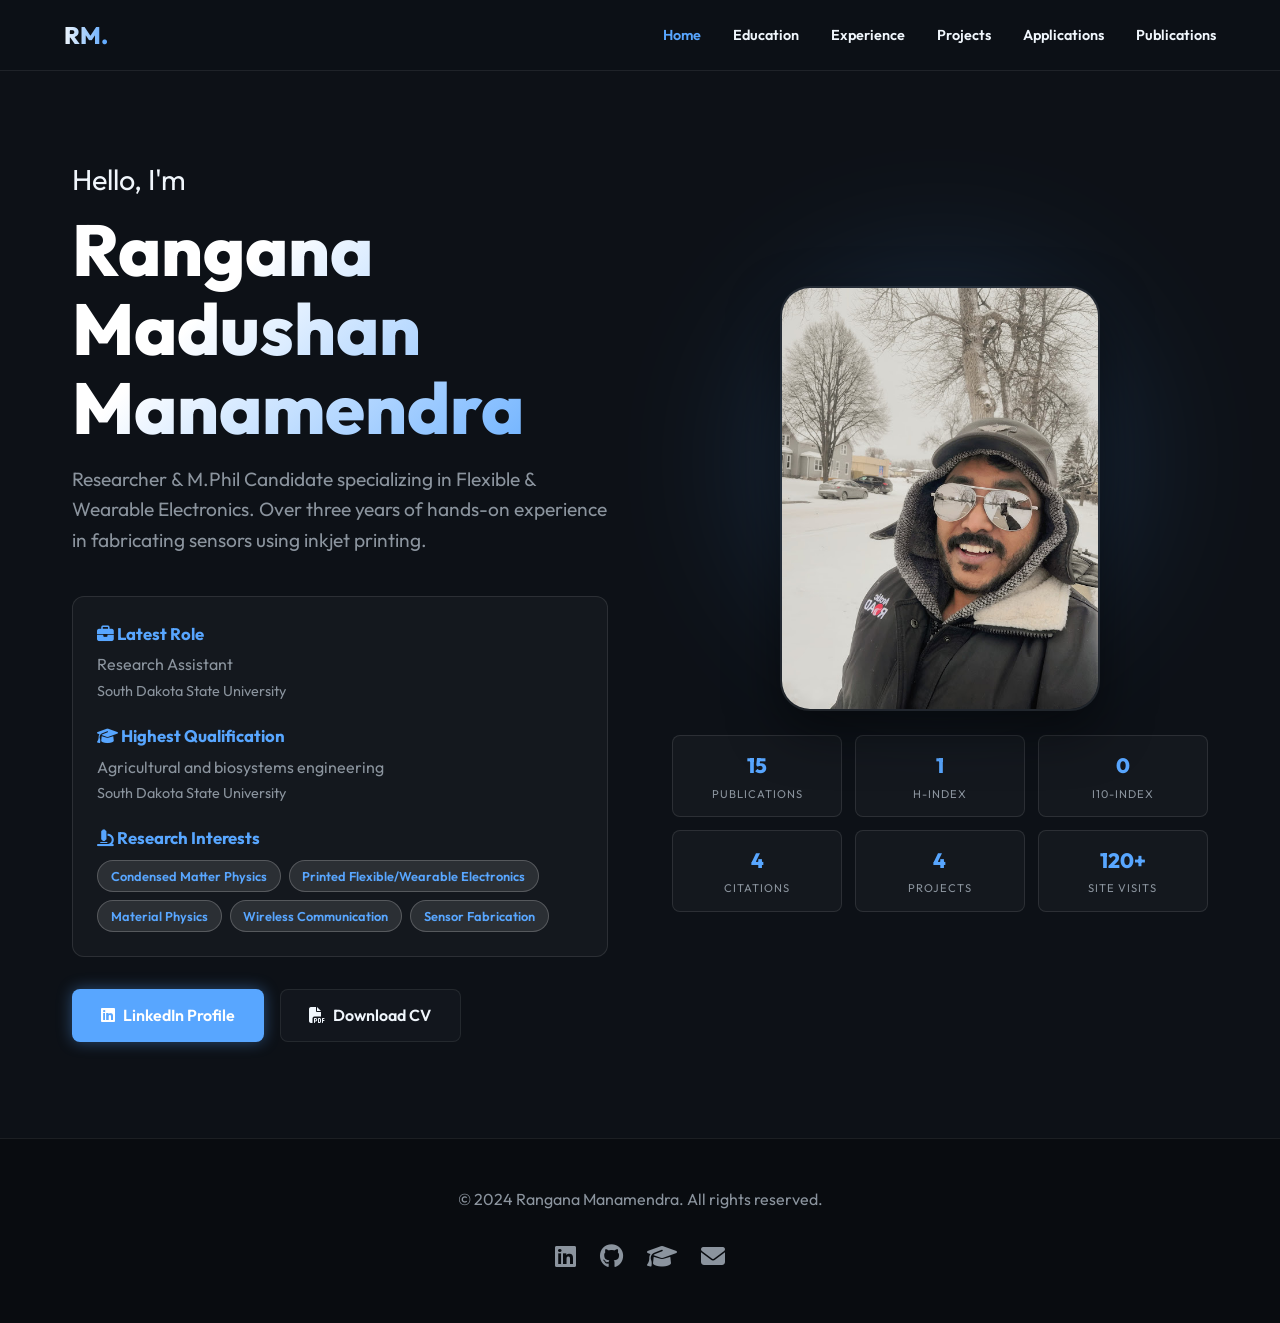
<file: index.html>
<!DOCTYPE html>
<html lang="en">
<head>
    <meta charset="UTF-8">
    <meta name="viewport" content="width=device-width, initial-scale=1.0">
    <title>Rangana Madushan Manamendra | Home</title>
    <link href="https://fonts.googleapis.com/css2?family=Outfit:wght@300;400;600;800&display=swap" rel="stylesheet">
    <link rel="stylesheet" href="assets/css/style.css">
    <link rel="stylesheet" href="https://cdnjs.cloudflare.com/ajax/libs/font-awesome/6.4.0/css/all.min.css">

    <!-- Google tag (gtag.js) -->
    <script async src="https://www.googletagmanager.com/gtag/js?id=G-ZGXTSCN24V"></script>
    <script>
      window.dataLayer = window.dataLayer || [];
      function gtag(){dataLayer.push(arguments);}
      gtag('js', new Date());

      gtag('config', 'G-ZGXTSCN24V');
    </script>
</head>
<body>
    <nav>
        <div class="logo">RM.</div>
        <ul>
            <li><a href="index.html" class="nav-link active">Home</a></li>
            <li><a href="pages/education.html" class="nav-link">Education</a></li>
            <li><a href="pages/experience.html" class="nav-link">Experience</a></li>
            <li><a href="pages/projects.html" class="nav-link">Projects</a></li>
            <li><a href="pages/applications.html" class="nav-link">Applications</a></li>
            <li><a href="pages/publications.html" class="nav-link">Publications</a></li>
        </ul>
    </nav>
    <div id="content">
        <section class="hero section-container fade-in">
            <div class="hero-content">
                <h2>Hello, I'm</h2>
                <h1>Rangana Madushan Manamendra </h1>
                <p>Researcher & M.Phil Candidate specializing in Flexible & Wearable Electronics. Over three years of hands-on experience in fabricating sensors using inkjet printing.</p>
                <!-- QUICK_INFO_START -->
                <div class="info-card" style="background: rgba(255,255,255,0.03); padding: 1.5rem; border-radius: 12px; margin-top: 1.5rem; margin-bottom: 2rem; border: 1px solid rgba(255,255,255,0.1); text-align: left;">
                    <h4 style="margin-bottom: 0.3rem; color: var(--accent); font-size: 1.05rem;"><i class="fas fa-briefcase"></i> Latest Role</h4>
                    <p style="margin-bottom: 1.2rem; margin-top: 0; font-size: 1rem;">Research Assistant <br><span style="color: var(--text-secondary); font-size: 0.9rem;">South Dakota State University</span></p>
                    
                    <h4 style="margin-bottom: 0.3rem; color: var(--accent); font-size: 1.05rem;"><i class="fas fa-graduation-cap"></i> Highest Qualification</h4>
                    <p style="margin-bottom: 1.2rem; margin-top: 0; font-size: 1rem;">Agricultural and biosystems engineering <br><span style="color: var(--text-secondary); font-size: 0.9rem;">South Dakota State University</span></p>
                    
                    <h4 style="margin-bottom: 0.5rem; color: var(--accent); font-size: 1.05rem;"><i class="fas fa-microscope"></i> Research Interests</h4>
                    <div class="tag-list" style="margin-top: 0.5rem; justify-content: flex-start; gap: 0.5rem;">
                        <span class="tag" style="background: rgba(255,255,255,0.1); border-color: rgba(255,255,255,0.2);">Condensed Matter Physics</span><span class="tag" style="background: rgba(255,255,255,0.1); border-color: rgba(255,255,255,0.2);">Printed Flexible/Wearable Electronics</span><span class="tag" style="background: rgba(255,255,255,0.1); border-color: rgba(255,255,255,0.2);">Material Physics</span><span class="tag" style="background: rgba(255,255,255,0.1); border-color: rgba(255,255,255,0.2);">Wireless Communication</span><span class="tag" style="background: rgba(255,255,255,0.1); border-color: rgba(255,255,255,0.2);">Sensor Fabrication</span>
                    </div>
                </div>
                <!-- QUICK_INFO_END -->
                <div class="cta-buttons">
                    <a href="https://www.linkedin.com/in/rangana-madushan-m/" target="_blank" class="btn btn-primary"><i class="fab fa-linkedin"></i> LinkedIn Profile</a>
                    <a href="assets/cv/cv.pdf" target="_blank" class="btn btn-secondary"><i class="fas fa-file-pdf"></i> Download CV</a>
                </div>
            </div>
            <div class="hero-image fade-in" style="display: flex; flex-direction: column; align-items: center; justify-content: flex-start;">
                <img src="assets/images/IMG-20260228-WA0205.jpg" alt="Rangana Manamendra" style="width: 100%; max-width: 320px; height: auto;">
                <!-- STATS_START -->
<!-- STATS_START -->
                <div class="stats-grid" >
                    <div class="stat-box" style="background: rgba(255,255,255,0.03); padding: 0.8rem; border-radius: 8px; text-align: center; border: 1px solid rgba(255,255,255,0.1);">
                        <div style="font-size: 1.3rem; font-weight: 800; color: var(--accent); margin-bottom: 0.2rem;">15</div>
                        <div style="font-size: 0.7rem; color: var(--text-secondary); text-transform: uppercase; letter-spacing: 1px;">Publications</div>
                    </div>
                    <div class="stat-box" style="background: rgba(255,255,255,0.03); padding: 0.8rem; border-radius: 8px; text-align: center; border: 1px solid rgba(255,255,255,0.1);">
                        <div style="font-size: 1.3rem; font-weight: 800; color: var(--accent); margin-bottom: 0.2rem;">1</div>
                        <div style="font-size: 0.7rem; color: var(--text-secondary); text-transform: uppercase; letter-spacing: 1px;">H-Index</div>
                    </div>
                    <div class="stat-box" style="background: rgba(255,255,255,0.03); padding: 0.8rem; border-radius: 8px; text-align: center; border: 1px solid rgba(255,255,255,0.1);">
                        <div style="font-size: 1.3rem; font-weight: 800; color: var(--accent); margin-bottom: 0.2rem;">0</div>
                        <div style="font-size: 0.7rem; color: var(--text-secondary); text-transform: uppercase; letter-spacing: 1px;">i10-Index</div>
                    </div>
                    <div class="stat-box" style="background: rgba(255,255,255,0.03); padding: 0.8rem; border-radius: 8px; text-align: center; border: 1px solid rgba(255,255,255,0.1);">
                        <div style="font-size: 1.3rem; font-weight: 800; color: var(--accent); margin-bottom: 0.2rem;">4</div>
                        <div style="font-size: 0.7rem; color: var(--text-secondary); text-transform: uppercase; letter-spacing: 1px;">Citations</div>
                    </div>
                    <div class="stat-box" style="background: rgba(255,255,255,0.03); padding: 0.8rem; border-radius: 8px; text-align: center; border: 1px solid rgba(255,255,255,0.1);">
                        <div style="font-size: 1.3rem; font-weight: 800; color: var(--accent); margin-bottom: 0.2rem;">4</div>
                        <div style="font-size: 0.7rem; color: var(--text-secondary); text-transform: uppercase; letter-spacing: 1px;">Projects</div>
                    </div>
                    <div class="stat-box" style="background: rgba(255,255,255,0.03); padding: 0.8rem; border-radius: 8px; text-align: center; border: 1px solid rgba(255,255,255,0.1);">
                        <div style="font-size: 1.3rem; font-weight: 800; color: var(--accent); margin-bottom: 0.2rem;">120+</div>
                        <div style="font-size: 0.7rem; color: var(--text-secondary); text-transform: uppercase; letter-spacing: 1px;">Site Visits</div>
                    </div>
                </div>
                <!-- STATS_END -->
                <!-- STATS_END -->
                <!-- STATS_END -->
                <!-- STATS_END -->
                <!-- STATS_END -->
                <!-- STATS_END -->
                <!-- STATS_END -->
                <!-- STATS_END -->
                <!-- STATS_END -->
                <!-- STATS_END -->
                <!-- STATS_END -->
                <!-- STATS_END -->
                <!-- STATS_END -->
                <!-- STATS_END -->
                <!-- STATS_END -->
                <!-- STATS_END -->
            </div>
        </section>
    </div>
    
    <footer>
        <div class="footer-content">
            <p>&copy; 2024 Rangana Manamendra. All rights reserved.</p>
            <div class="socials">
                <a href="https://www.linkedin.com/in/rangana-madushan-m/" target="_blank"><i class="fab fa-linkedin"></i></a>
                <a href="https://github.com/ranganamadushan" target="_blank"><i class="fab fa-github"></i></a>
                <a href="https://scholar.google.com/citations?user=Um_jCEMAAAAJ&hl=en" target="_blank"><i class="fas fa-graduation-cap"></i></a>
                <a href="mailto:ranganamadushanm@gmail.com"><i class="fas fa-envelope"></i></a>
            </div>
        </div>
    </footer>
    <script src="assets/js/script.js"></script>
</body>
</html>
</file>
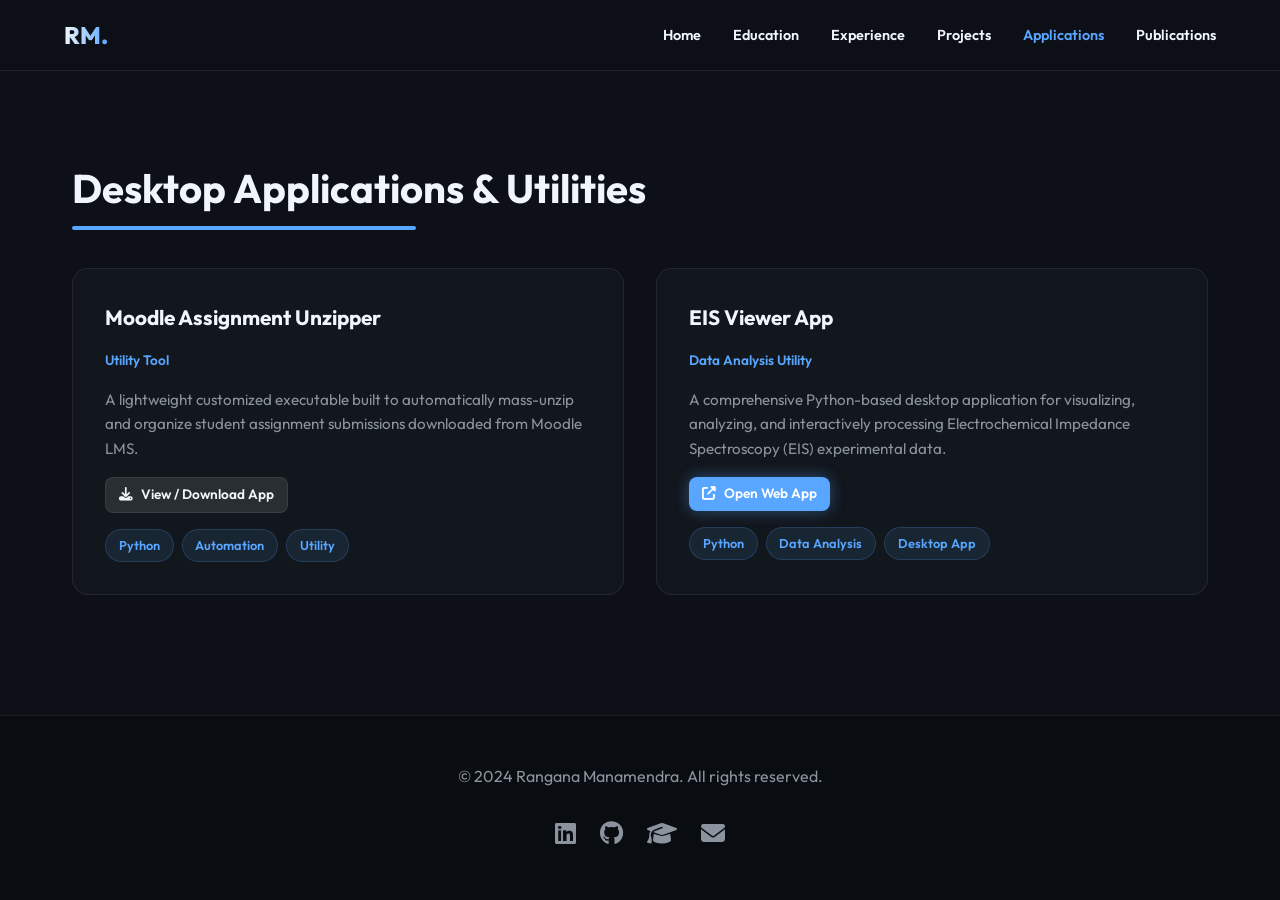
<file: applications.html>
<!DOCTYPE html>
<html lang="en">
<head>
    <meta charset="UTF-8">
    <meta name="viewport" content="width=device-width, initial-scale=1.0">
    <title>Rangana Manamendra | Applications</title>
    <link href="https://fonts.googleapis.com/css2?family=Outfit:wght@300;400;600;800&display=swap" rel="stylesheet">
    <link rel="stylesheet" href="style.css">
    <link rel="stylesheet" href="https://cdnjs.cloudflare.com/ajax/libs/font-awesome/6.4.0/css/all.min.css">

    <!-- Google tag (gtag.js) -->
    <script async src="https://www.googletagmanager.com/gtag/js?id=G-ZGXTSCN24V"></script>
    <script>
      window.dataLayer = window.dataLayer || [];
      function gtag(){dataLayer.push(arguments);}
      gtag('js', new Date());

      gtag('config', 'G-ZGXTSCN24V');
    </script>
</head>
<body>
    <nav>
        <div class="logo">RM.</div>
        <ul>
            <li><a href="index.html" class="nav-link">Home</a></li>
            <li><a href="education.html" class="nav-link">Education</a></li>
            <li><a href="experience.html" class="nav-link">Experience</a></li>
            <li><a href="projects.html" class="nav-link">Projects</a></li>
            <li><a href="applications.html" class="nav-link active">Applications</a></li>
            <li><a href="publications.html" class="nav-link">Publications</a></li>
        </ul>
    </nav>
    <div id="content">
        <section class="section-container fade-in">
            <h2 class="section-title">Desktop Applications & Utilities</h2>
            <div class="card-grid">
                <!-- APPLICATIONS_START -->
                <a href="https://github.com/ranganamadushan/Unzip_for_moodle/raw/master/dist/unzip.exe" target="_blank" class="card">
                    <h3>Moodle Assignment Unzipper</h3>
                    <span class="meta">Utility Tool</span>
                    <p>A lightweight customized executable built to automatically mass-unzip and organize student assignment submissions downloaded from Moodle LMS.</p>
                    <div style="margin-top: 1rem; margin-bottom: 0.5rem;"><span class="btn btn-secondary" style="padding: 0.4rem 0.8rem; font-size: 0.85rem; background: rgba(255, 255, 255, 0.1);"><i class="fas fa-download"></i> View / Download App</span></div>
                    <div class="tag-list">
                        <span class="tag">Python</span><span class="tag">Automation</span><span class="tag">Utility</span>
                    </div>
                </a>
                <a href="https://ranganamadushan.github.io/EIS-/" target="_blank" class="card">
                    <h3>EIS Viewer App</h3>
                    <span class="meta">Data Analysis Utility</span>
                    <p>A comprehensive Python-based desktop application for visualizing, analyzing, and interactively processing Electrochemical Impedance Spectroscopy (EIS) experimental data.</p>
                    <div style="margin-top: 1rem; margin-bottom: 0.5rem;"><span class="btn btn-primary" style="padding: 0.4rem 0.8rem; font-size: 0.85rem;"><i class="fas fa-external-link-alt"></i> Open Web App</span></div>
                    <div class="tag-list">
                        <span class="tag">Python</span><span class="tag">Data Analysis</span><span class="tag">Desktop App</span>
                    </div>
                </a>

                <!-- APPLICATIONS_END -->
            </div>
        </section>
    </div>
    
    <footer>
        <div class="footer-content">
            <p>&copy; 2024 Rangana Manamendra. All rights reserved.</p>
            <div class="socials">
                <a href="https://www.linkedin.com/in/rangana-madushan-m/" target="_blank"><i class="fab fa-linkedin"></i></a>
                <a href="https://github.com/ranganamadushan" target="_blank"><i class="fab fa-github"></i></a>
                <a href="https://scholar.google.com/citations?user=Um_jCEMAAAAJ&hl=en" target="_blank"><i class="fas fa-graduation-cap"></i></a>
                <a href="mailto:ranganamadushanm@gmail.com"><i class="fas fa-envelope"></i></a>
            </div>
        </div>
    </footer>
    <script src="script.js"></script>
</body>
</html>
</file>
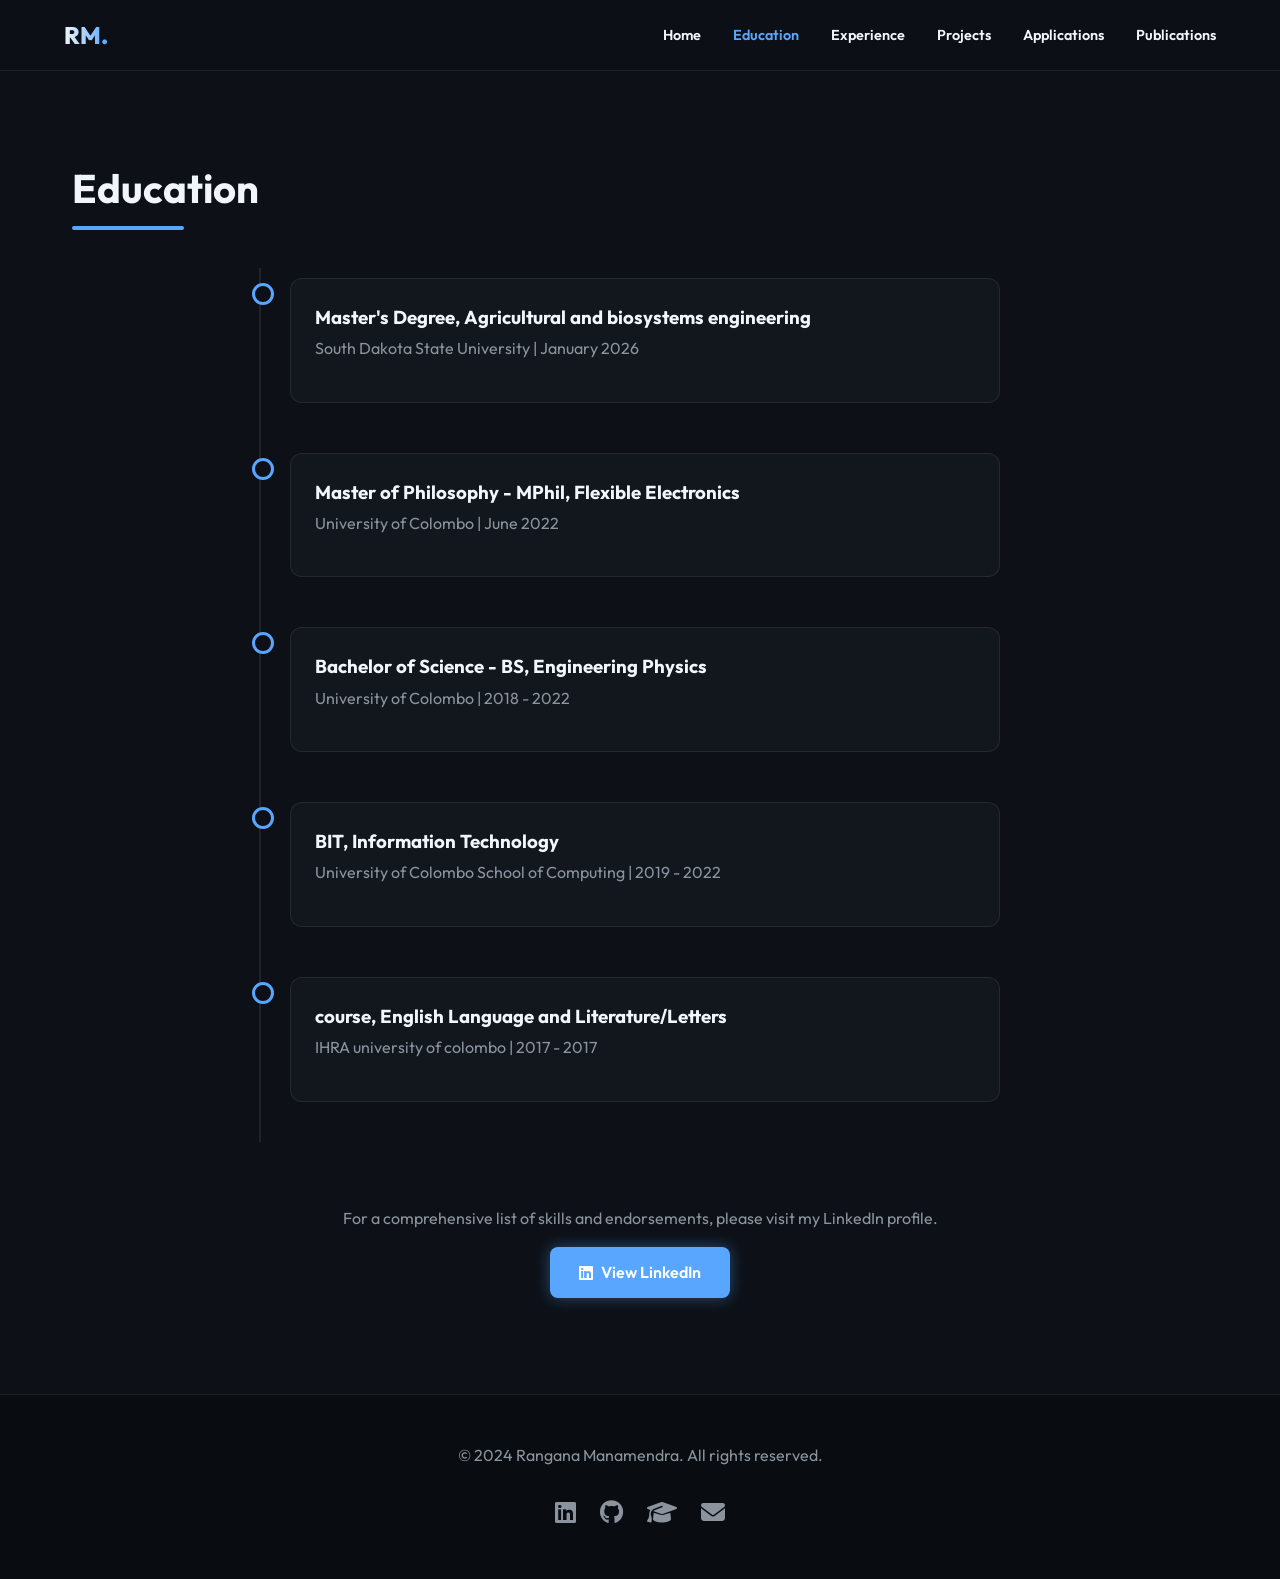
<file: education.html>
<!DOCTYPE html>
<html lang="en">
<head>
    <meta charset="UTF-8">
    <meta name="viewport" content="width=device-width, initial-scale=1.0">
    <title>Rangana Manamendra | Education</title>
    <link href="https://fonts.googleapis.com/css2?family=Outfit:wght@300;400;600;800&display=swap" rel="stylesheet">
    <link rel="stylesheet" href="style.css">
    <link rel="stylesheet" href="https://cdnjs.cloudflare.com/ajax/libs/font-awesome/6.4.0/css/all.min.css">

    <!-- Google tag (gtag.js) -->
    <script async src="https://www.googletagmanager.com/gtag/js?id=G-ZGXTSCN24V"></script>
    <script>
      window.dataLayer = window.dataLayer || [];
      function gtag(){dataLayer.push(arguments);}
      gtag('js', new Date());

      gtag('config', 'G-ZGXTSCN24V');
    </script>
</head>
<body>
    <nav>
        <div class="logo">RM.</div>
        <ul>
            <li><a href="index.html" class="nav-link">Home</a></li>
            <li><a href="education.html" class="nav-link active">Education</a></li>
            <li><a href="experience.html" class="nav-link">Experience</a></li>
            <li><a href="projects.html" class="nav-link">Projects</a></li>
            <li><a href="applications.html" class="nav-link">Applications</a></li>
            <li><a href="publications.html" class="nav-link">Publications</a></li>
        </ul>
    </nav>
    <div id="content">
        <section class="section-container fade-in">
            <h2 class="section-title">Education</h2>
            <div class="timeline" style="margin-bottom: 4rem;">
                <!-- EDUCATION_START -->
                <div class="timeline-item">
                    <div class="timeline-content">
                        <h3>Master's Degree, Agricultural and biosystems engineering</h3>
                        <h4>South Dakota State University | January 2026</h4>
                        <p></p>
                    </div>
                </div>
                <div class="timeline-item">
                    <div class="timeline-content">
                        <h3>Master of Philosophy - MPhil, Flexible Electronics</h3>
                        <h4>University of Colombo | June 2022</h4>
                        <p></p>
                    </div>
                </div>
                <div class="timeline-item">
                    <div class="timeline-content">
                        <h3>Bachelor of Science - BS, Engineering Physics</h3>
                        <h4>University of Colombo | 2018 - 2022</h4>
                        <p></p>
                    </div>
                </div>
                <div class="timeline-item">
                    <div class="timeline-content">
                        <h3>BIT, Information Technology</h3>
                        <h4>University of Colombo School of Computing | 2019 - 2022</h4>
                        <p></p>
                    </div>
                </div>
                <div class="timeline-item">
                    <div class="timeline-content">
                        <h3>course, English Language and Literature/Letters</h3>
                        <h4>IHRA university of colombo | 2017 - 2017</h4>
                        <p></p>
                    </div>
                </div>

                <!-- EDUCATION_END -->
            </div>
            
            <div style="text-align: center; margin-top: 3rem;">
                <p style="color: var(--text-secondary); margin-bottom: 1rem;">For a comprehensive list of skills and endorsements, please visit my LinkedIn profile.</p>
                <a href="https://www.linkedin.com/in/rangana-madushan-m/" target="_blank" class="btn btn-primary"><i class="fab fa-linkedin"></i> View LinkedIn</a>
            </div>
        </section>
    </div>
    
    <footer>
        <div class="footer-content">
            <p>&copy; 2024 Rangana Manamendra. All rights reserved.</p>
            <div class="socials">
                <a href="https://www.linkedin.com/in/rangana-madushan-m/" target="_blank"><i class="fab fa-linkedin"></i></a>
                <a href="https://github.com/ranganamadushan" target="_blank"><i class="fab fa-github"></i></a>
                <a href="https://scholar.google.com/citations?user=Um_jCEMAAAAJ&hl=en" target="_blank"><i class="fas fa-graduation-cap"></i></a>
                <a href="mailto:ranganamadushanm@gmail.com"><i class="fas fa-envelope"></i></a>
            </div>
        </div>
    </footer>
    <script src="script.js"></script>
</body>
</html>
</file>
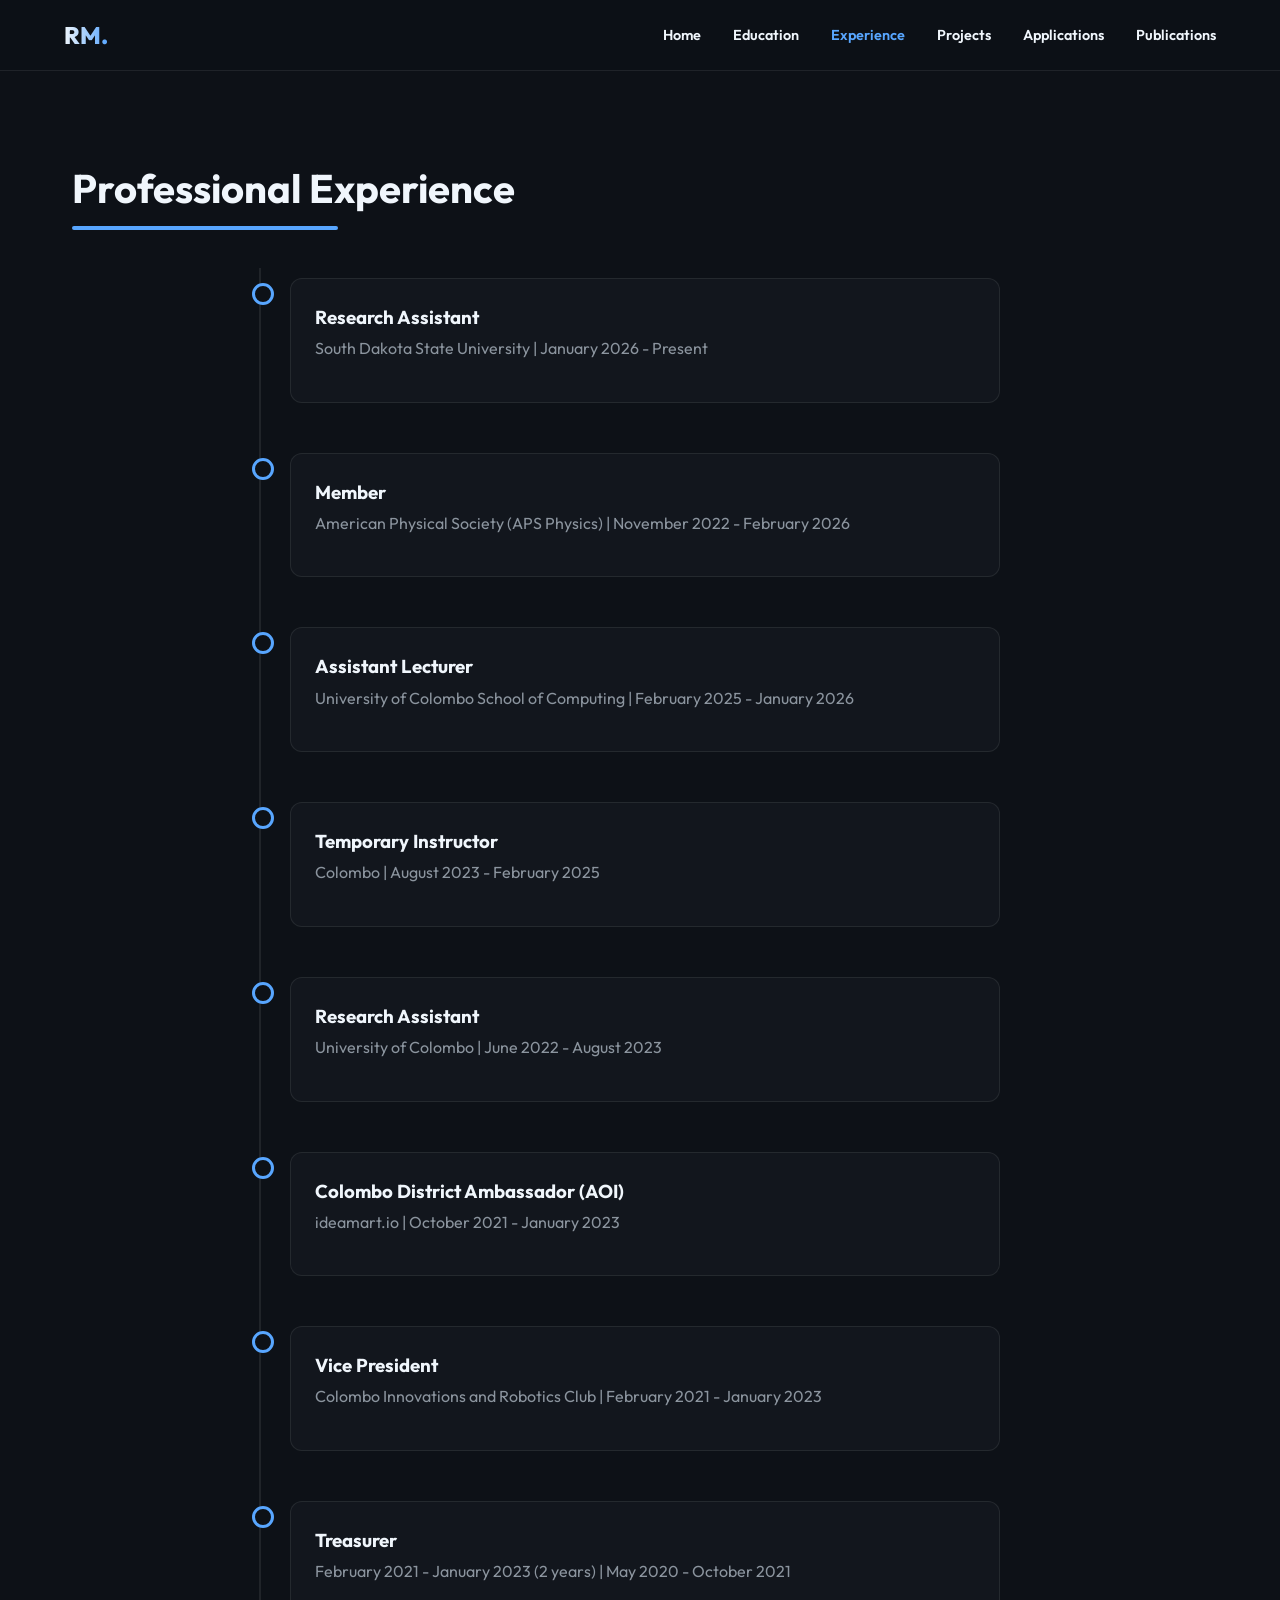
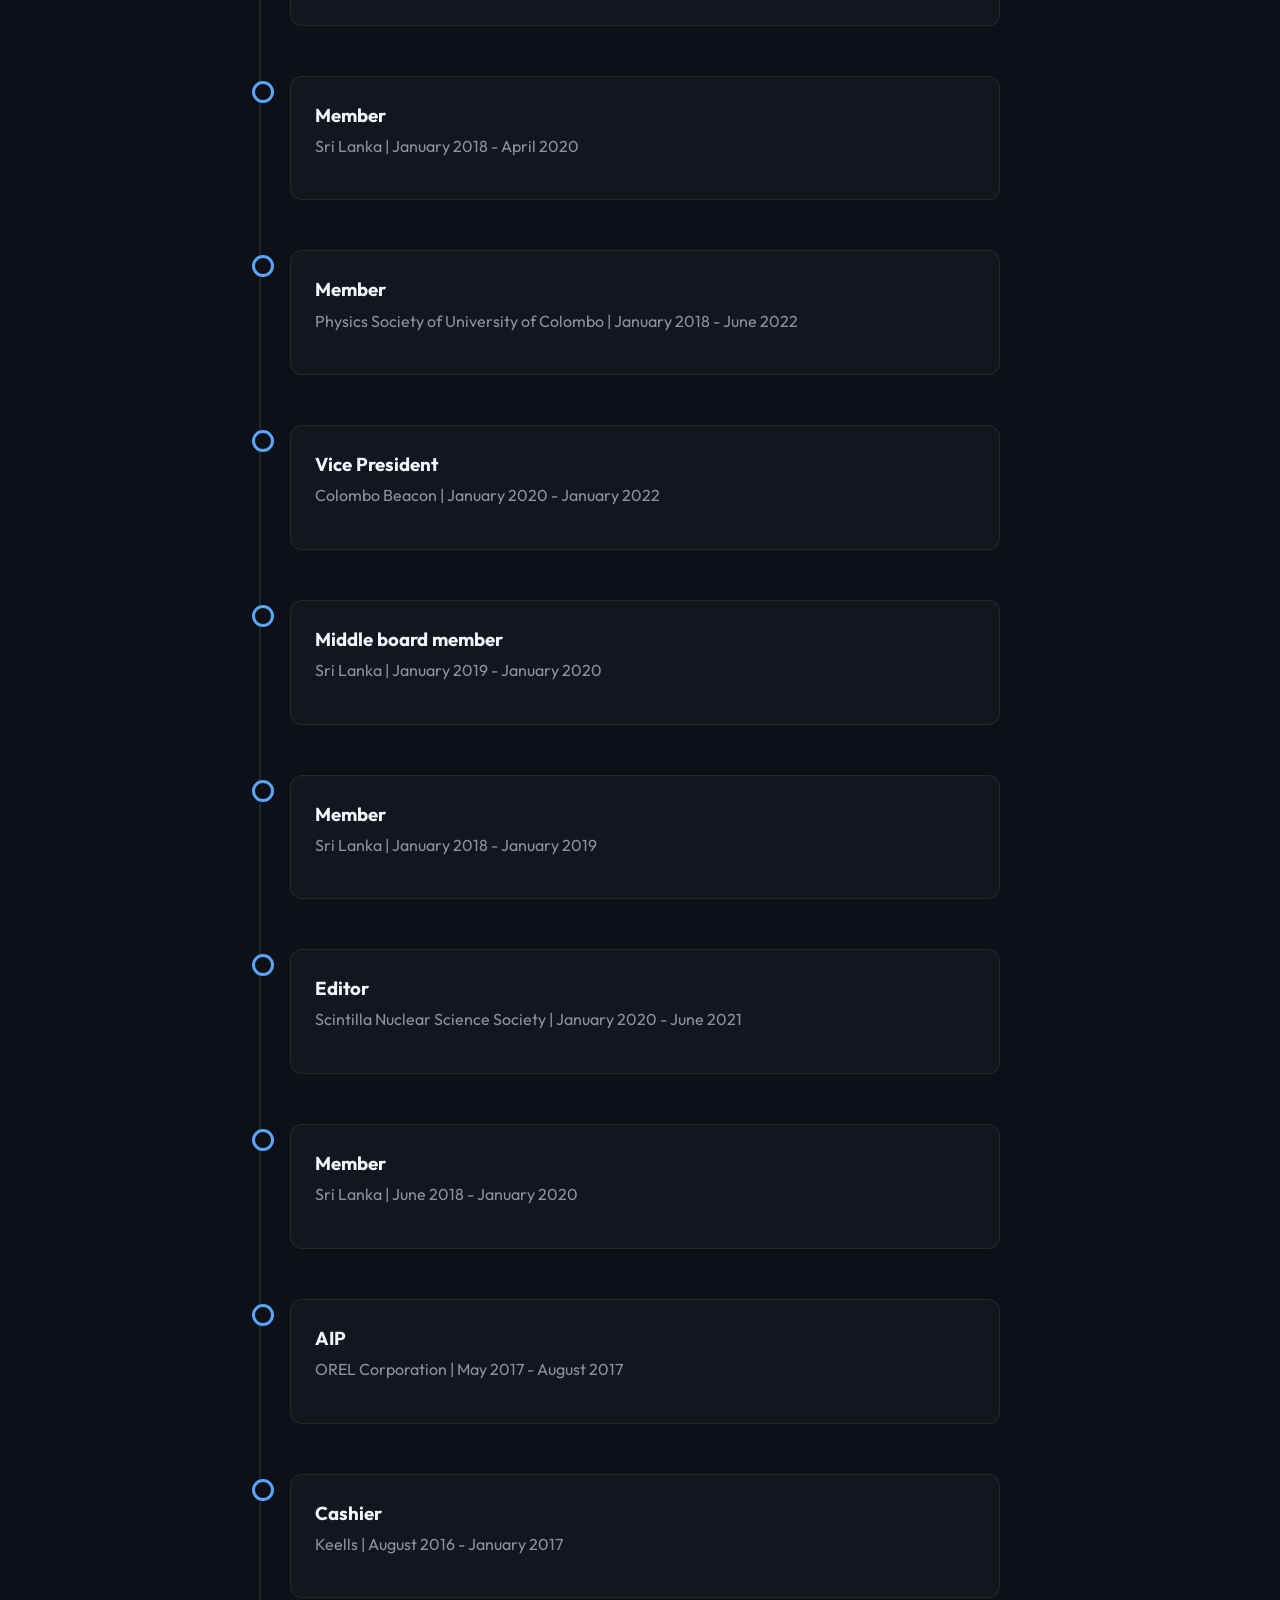
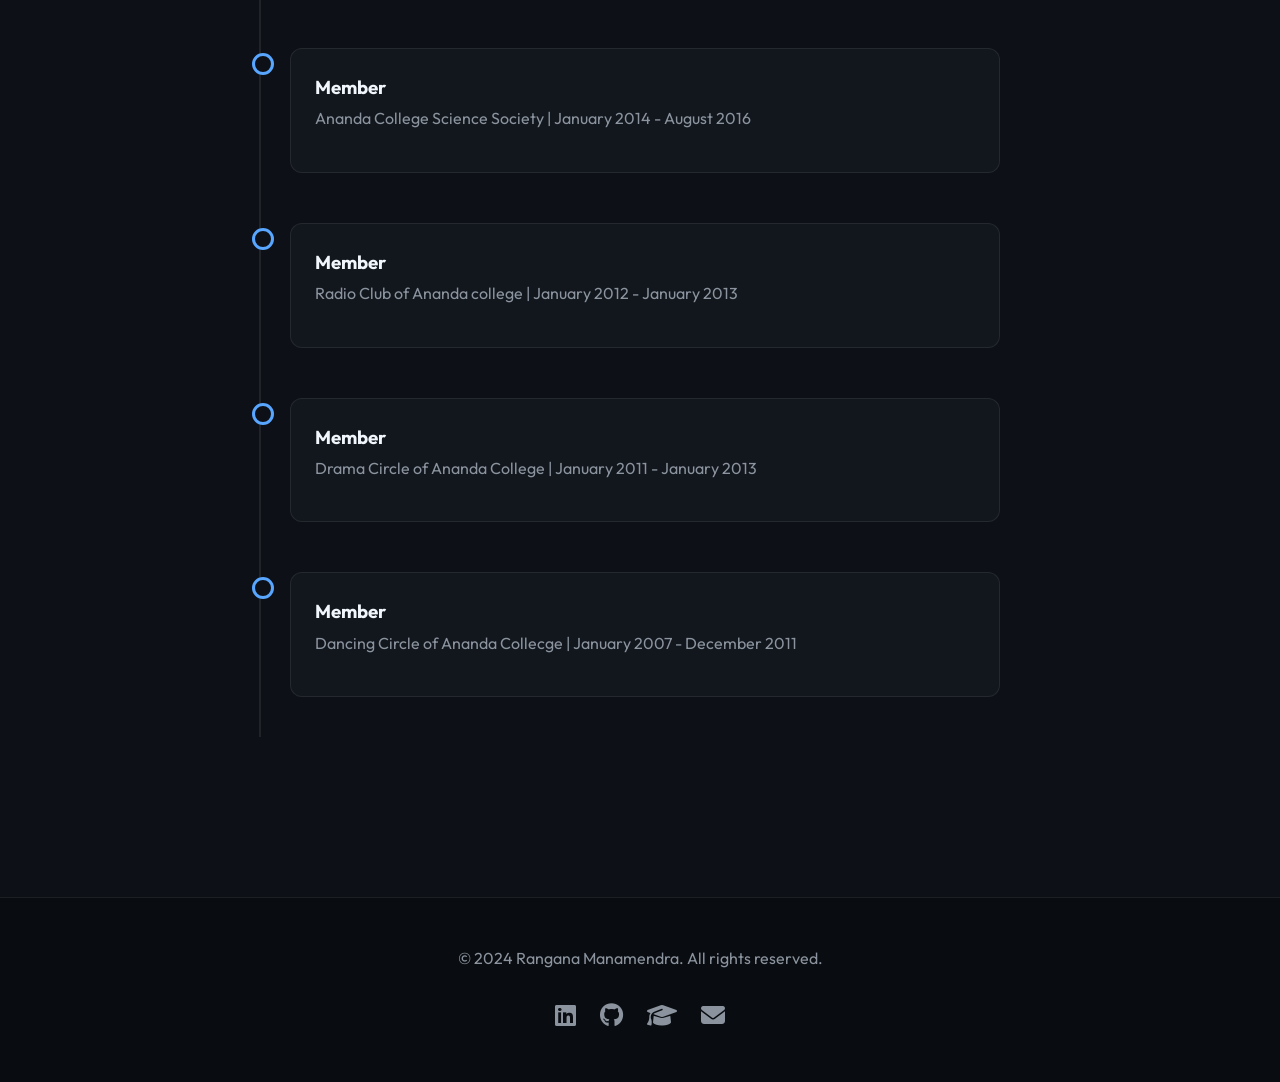
<file: experience.html>
<!DOCTYPE html>
<html lang="en">
<head>
    <meta charset="UTF-8">
    <meta name="viewport" content="width=device-width, initial-scale=1.0">
    <title>Rangana Manamendra | Experience & Projects</title>
    <link href="https://fonts.googleapis.com/css2?family=Outfit:wght@300;400;600;800&display=swap" rel="stylesheet">
    <link rel="stylesheet" href="style.css">
    <link rel="stylesheet" href="https://cdnjs.cloudflare.com/ajax/libs/font-awesome/6.4.0/css/all.min.css">

    <!-- Google tag (gtag.js) -->
    <script async src="https://www.googletagmanager.com/gtag/js?id=G-ZGXTSCN24V"></script>
    <script>
      window.dataLayer = window.dataLayer || [];
      function gtag(){dataLayer.push(arguments);}
      gtag('js', new Date());

      gtag('config', 'G-ZGXTSCN24V');
    </script>
</head>
<body>
    <nav>
        <div class="logo">RM.</div>
        <ul>
            <li><a href="index.html" class="nav-link">Home</a></li>
            <li><a href="education.html" class="nav-link">Education</a></li>
            <li><a href="experience.html" class="nav-link active">Experience</a></li>
            <li><a href="projects.html" class="nav-link">Projects</a></li>
            <li><a href="applications.html" class="nav-link">Applications</a></li>
            <li><a href="publications.html" class="nav-link">Publications</a></li>
        </ul>
    </nav>
    <div id="content">
        <section class="section-container fade-in">
            <h2 class="section-title">Professional Experience</h2>
            <div class="timeline" style="margin-bottom: 4rem;">
                <!-- EXPERIENCE_START -->
                <div class="timeline-item">
                    <div class="timeline-content">
                        <h3>Research Assistant</h3>
                        <h4>South Dakota State University | January 2026 - Present</h4>
                        <p></p>
                    </div>
                </div>
                <div class="timeline-item">
                    <div class="timeline-content">
                        <h3>Member</h3>
                        <h4>American Physical Society (APS Physics) | November 2022 - February 2026</h4>
                        <p></p>
                    </div>
                </div>
                <div class="timeline-item">
                    <div class="timeline-content">
                        <h3>Assistant Lecturer</h3>
                        <h4>University of Colombo School of Computing | February 2025 - January 2026</h4>
                        <p></p>
                    </div>
                </div>
                <div class="timeline-item">
                    <div class="timeline-content">
                        <h3>Temporary Instructor</h3>
                        <h4>Colombo | August 2023 - February 2025</h4>
                        <p></p>
                    </div>
                </div>
                <div class="timeline-item">
                    <div class="timeline-content">
                        <h3>Research Assistant</h3>
                        <h4>University of Colombo | June 2022 - August 2023</h4>
                        <p></p>
                    </div>
                </div>
                <div class="timeline-item">
                    <div class="timeline-content">
                        <h3>Colombo District Ambassador⁩ (AOI)</h3>
                        <h4>ideamart.io | October 2021 - January 2023</h4>
                        <p></p>
                    </div>
                </div>
                <div class="timeline-item">
                    <div class="timeline-content">
                        <h3>Vice President</h3>
                        <h4>Colombo Innovations and Robotics Club | February 2021 - January 2023</h4>
                        <p></p>
                    </div>
                </div>
                <div class="timeline-item">
                    <div class="timeline-content">
                        <h3>Treasurer</h3>
                        <h4>February 2021 - January 2023 (2 years) | May 2020 - October 2021</h4>
                        <p></p>
                    </div>
                </div>
                <div class="timeline-item">
                    <div class="timeline-content">
                        <h3>Member</h3>
                        <h4>Sri Lanka | January 2018 - April 2020</h4>
                        <p></p>
                    </div>
                </div>
                <div class="timeline-item">
                    <div class="timeline-content">
                        <h3>Member</h3>
                        <h4>Physics Society of University of Colombo | January 2018 - June 2022</h4>
                        <p></p>
                    </div>
                </div>
                <div class="timeline-item">
                    <div class="timeline-content">
                        <h3>Vice President</h3>
                        <h4>Colombo Beacon | January 2020 - January 2022</h4>
                        <p></p>
                    </div>
                </div>
                <div class="timeline-item">
                    <div class="timeline-content">
                        <h3>Middle board member</h3>
                        <h4>Sri Lanka | January 2019 - January 2020</h4>
                        <p></p>
                    </div>
                </div>
                <div class="timeline-item">
                    <div class="timeline-content">
                        <h3>Member</h3>
                        <h4>Sri Lanka | January 2018 - January 2019</h4>
                        <p></p>
                    </div>
                </div>
                <div class="timeline-item">
                    <div class="timeline-content">
                        <h3>Editor</h3>
                        <h4>Scintilla Nuclear Science Society | January 2020 - June 2021</h4>
                        <p></p>
                    </div>
                </div>
                <div class="timeline-item">
                    <div class="timeline-content">
                        <h3>Member</h3>
                        <h4>Sri Lanka | June 2018 - January 2020</h4>
                        <p></p>
                    </div>
                </div>
                <div class="timeline-item">
                    <div class="timeline-content">
                        <h3>AIP</h3>
                        <h4>OREL Corporation | May 2017 - August 2017</h4>
                        <p></p>
                    </div>
                </div>
                <div class="timeline-item">
                    <div class="timeline-content">
                        <h3>Cashier</h3>
                        <h4>Keells | August 2016 - January 2017</h4>
                        <p></p>
                    </div>
                </div>
                <div class="timeline-item">
                    <div class="timeline-content">
                        <h3>Member</h3>
                        <h4>Ananda College Science Society | January 2014 - August 2016</h4>
                        <p></p>
                    </div>
                </div>
                <div class="timeline-item">
                    <div class="timeline-content">
                        <h3>Member</h3>
                        <h4>Radio Club of Ananda college | January 2012 - January 2013</h4>
                        <p></p>
                    </div>
                </div>
                <div class="timeline-item">
                    <div class="timeline-content">
                        <h3>Member</h3>
                        <h4>Drama Circle of Ananda College | January 2011 - January 2013</h4>
                        <p></p>
                    </div>
                </div>
                <div class="timeline-item">
                    <div class="timeline-content">
                        <h3>Member</h3>
                        <h4>Dancing Circle of Ananda Collecge | January 2007 - December 2011</h4>
                        <p></p>
                    </div>
                </div>

                <!-- EXPERIENCE_END -->
            </div>

            </section>
    </div>
    
    <footer>
        <div class="footer-content">
            <p>&copy; 2024 Rangana Manamendra. All rights reserved.</p>
            <div class="socials">
                <a href="https://www.linkedin.com/in/rangana-madushan-m/" target="_blank"><i class="fab fa-linkedin"></i></a>
                <a href="https://github.com/ranganamadushan" target="_blank"><i class="fab fa-github"></i></a>
                <a href="https://scholar.google.com/citations?user=Um_jCEMAAAAJ&hl=en" target="_blank"><i class="fas fa-graduation-cap"></i></a>
                <a href="mailto:ranganamadushanm@gmail.com"><i class="fas fa-envelope"></i></a>
            </div>
        </div>
    </footer>
    <script src="script.js"></script>
</body>
</html>
</file>
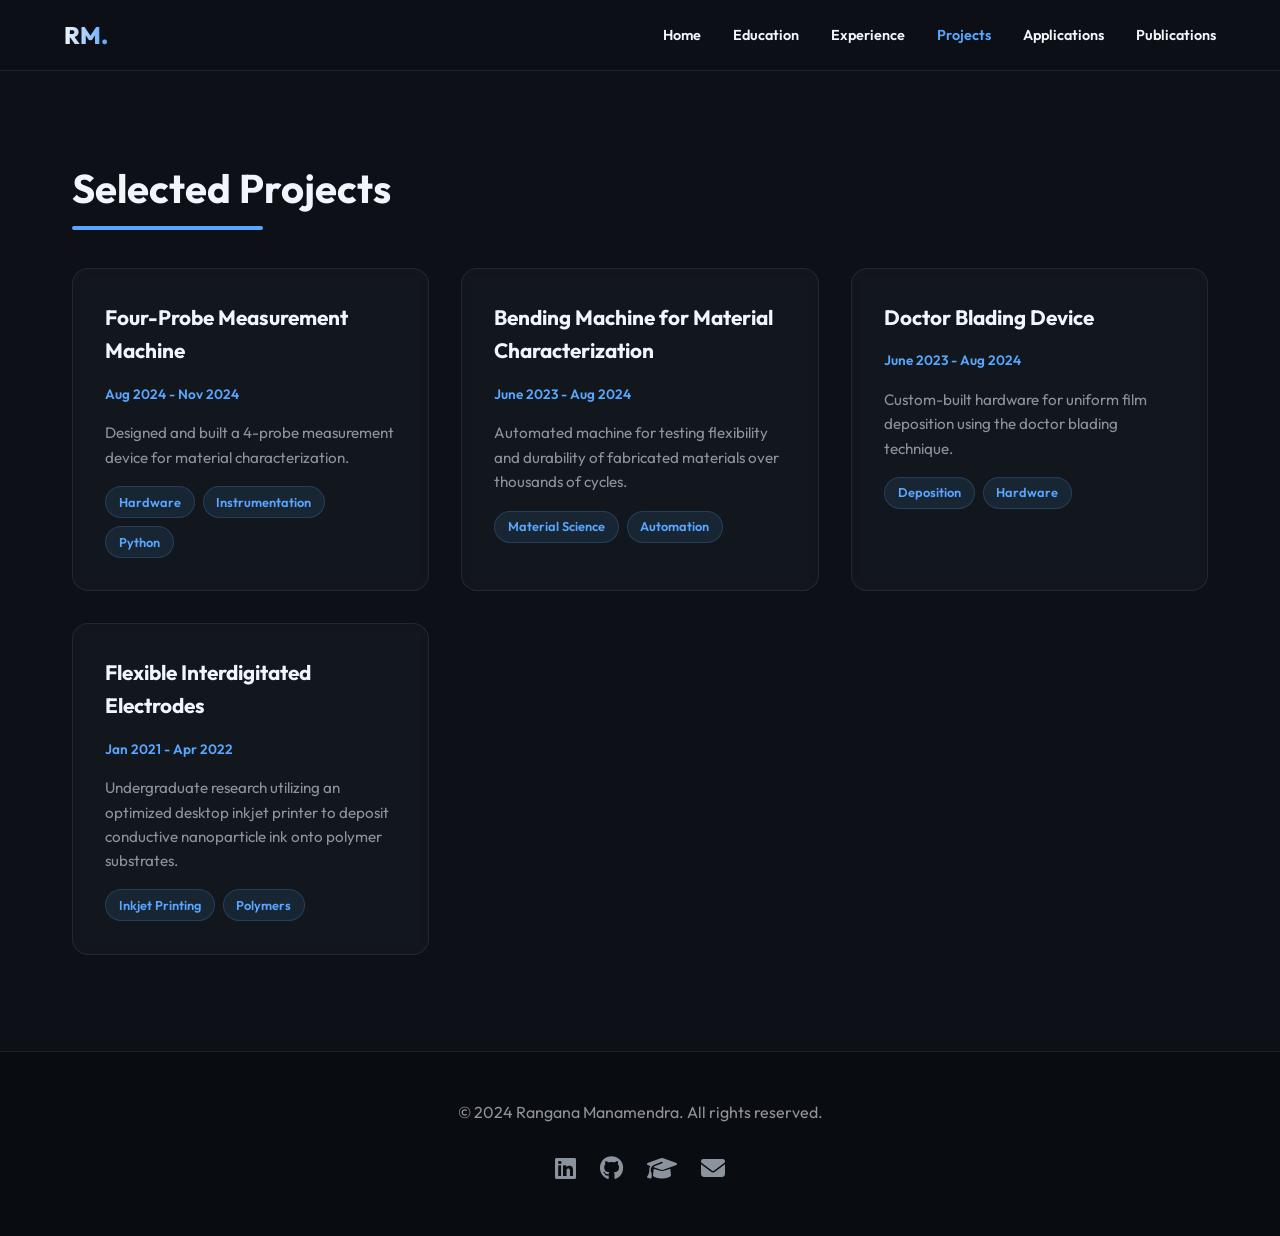
<file: projects.html>
<!DOCTYPE html>
<html lang="en">
<head>
    <meta charset="UTF-8">
    <meta name="viewport" content="width=device-width, initial-scale=1.0">
    <title>Rangana Manamendra | Projects</title>
    <link href="https://fonts.googleapis.com/css2?family=Outfit:wght@300;400;600;800&display=swap" rel="stylesheet">
    <link rel="stylesheet" href="style.css">
    <link rel="stylesheet" href="https://cdnjs.cloudflare.com/ajax/libs/font-awesome/6.4.0/css/all.min.css">

    <!-- Google tag (gtag.js) -->
    <script async src="https://www.googletagmanager.com/gtag/js?id=G-ZGXTSCN24V"></script>
    <script>
      window.dataLayer = window.dataLayer || [];
      function gtag(){dataLayer.push(arguments);}
      gtag('js', new Date());

      gtag('config', 'G-ZGXTSCN24V');
    </script>
</head>
<body>
    <nav>
        <div class="logo">RM.</div>
        <ul>
            <li><a href="index.html" class="nav-link">Home</a></li>
            <li><a href="education.html" class="nav-link">Education</a></li>
            <li><a href="experience.html" class="nav-link">Experience</a></li>
            <li><a href="projects.html" class="nav-link active">Projects</a></li>
            <li><a href="applications.html" class="nav-link">Applications</a></li>
            <li><a href="publications.html" class="nav-link">Publications</a></li>
        </ul>
    </nav>
    <div id="content">
        <section class="section-container fade-in">
            <h2 class="section-title">Selected Projects</h2>
            <div class="card-grid">
                <!-- PROJECTS_START -->
                <a href="https://github.com/ranganamadushan/4-probe-device" target="_blank" class="card">
                    <h3>Four-Probe Measurement Machine</h3>
                    <span class="meta">Aug 2024 - Nov 2024</span>
                    <p>Designed and built a 4-probe measurement device for material characterization.</p>
                    
                    <div class="tag-list">
                        <span class="tag">Hardware</span><span class="tag">Instrumentation</span><span class="tag">Python</span>
                    </div>
                </a>
                <a href="https://github.com/ranganamadushan/bending_machine" target="_blank" class="card">
                    <h3>Bending Machine for Material Characterization</h3>
                    <span class="meta">June 2023 - Aug 2024</span>
                    <p>Automated machine for testing flexibility and durability of fabricated materials over thousands of cycles.</p>
                    
                    <div class="tag-list">
                        <span class="tag">Material Science</span><span class="tag">Automation</span>
                    </div>
                </a>
                <a href="https://github.com/ranganamadushan/doctor_blading" target="_blank" class="card">
                    <h3>Doctor Blading Device</h3>
                    <span class="meta">June 2023 - Aug 2024</span>
                    <p>Custom-built hardware for uniform film deposition using the doctor blading technique.</p>
                    
                    <div class="tag-list">
                        <span class="tag">Deposition</span><span class="tag">Hardware</span>
                    </div>
                </a>
                <a href="#" target="_blank" class="card">
                    <h3>Flexible Interdigitated Electrodes</h3>
                    <span class="meta">Jan 2021 - Apr 2022</span>
                    <p>Undergraduate research utilizing an optimized desktop inkjet printer to deposit conductive nanoparticle ink onto polymer substrates.</p>
                    
                    <div class="tag-list">
                        <span class="tag">Inkjet Printing</span><span class="tag">Polymers</span>
                    </div>
                </a>

                <!-- PROJECTS_END -->
            </div>
        </section>
    </div>
    
    <footer>
        <div class="footer-content">
            <p>&copy; 2024 Rangana Manamendra. All rights reserved.</p>
            <div class="socials">
                <a href="https://www.linkedin.com/in/rangana-madushan-m/" target="_blank"><i class="fab fa-linkedin"></i></a>
                <a href="https://github.com/ranganamadushan" target="_blank"><i class="fab fa-github"></i></a>
                <a href="https://scholar.google.com/citations?user=Um_jCEMAAAAJ&hl=en" target="_blank"><i class="fas fa-graduation-cap"></i></a>
                <a href="mailto:ranganamadushanm@gmail.com"><i class="fas fa-envelope"></i></a>
            </div>
        </div>
    </footer>
    <script src="script.js"></script>
</body>
</html>
</file>
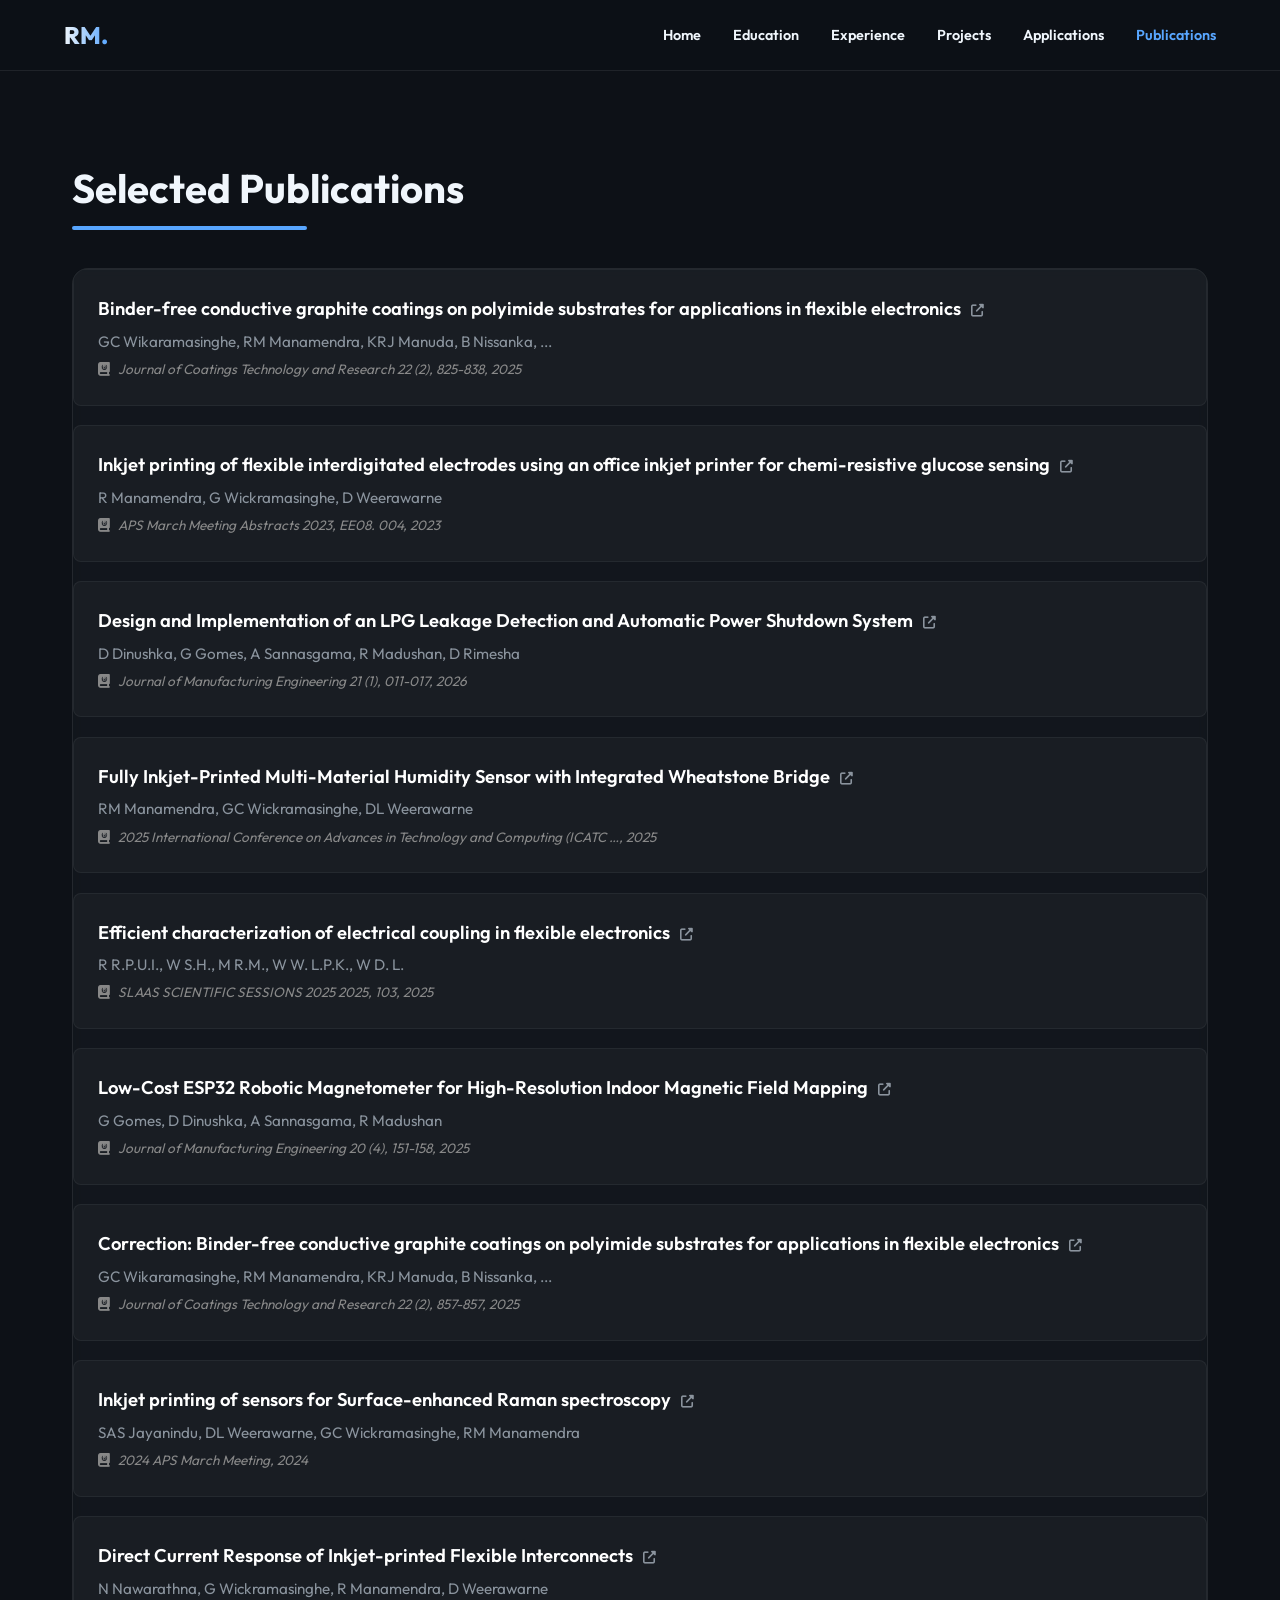
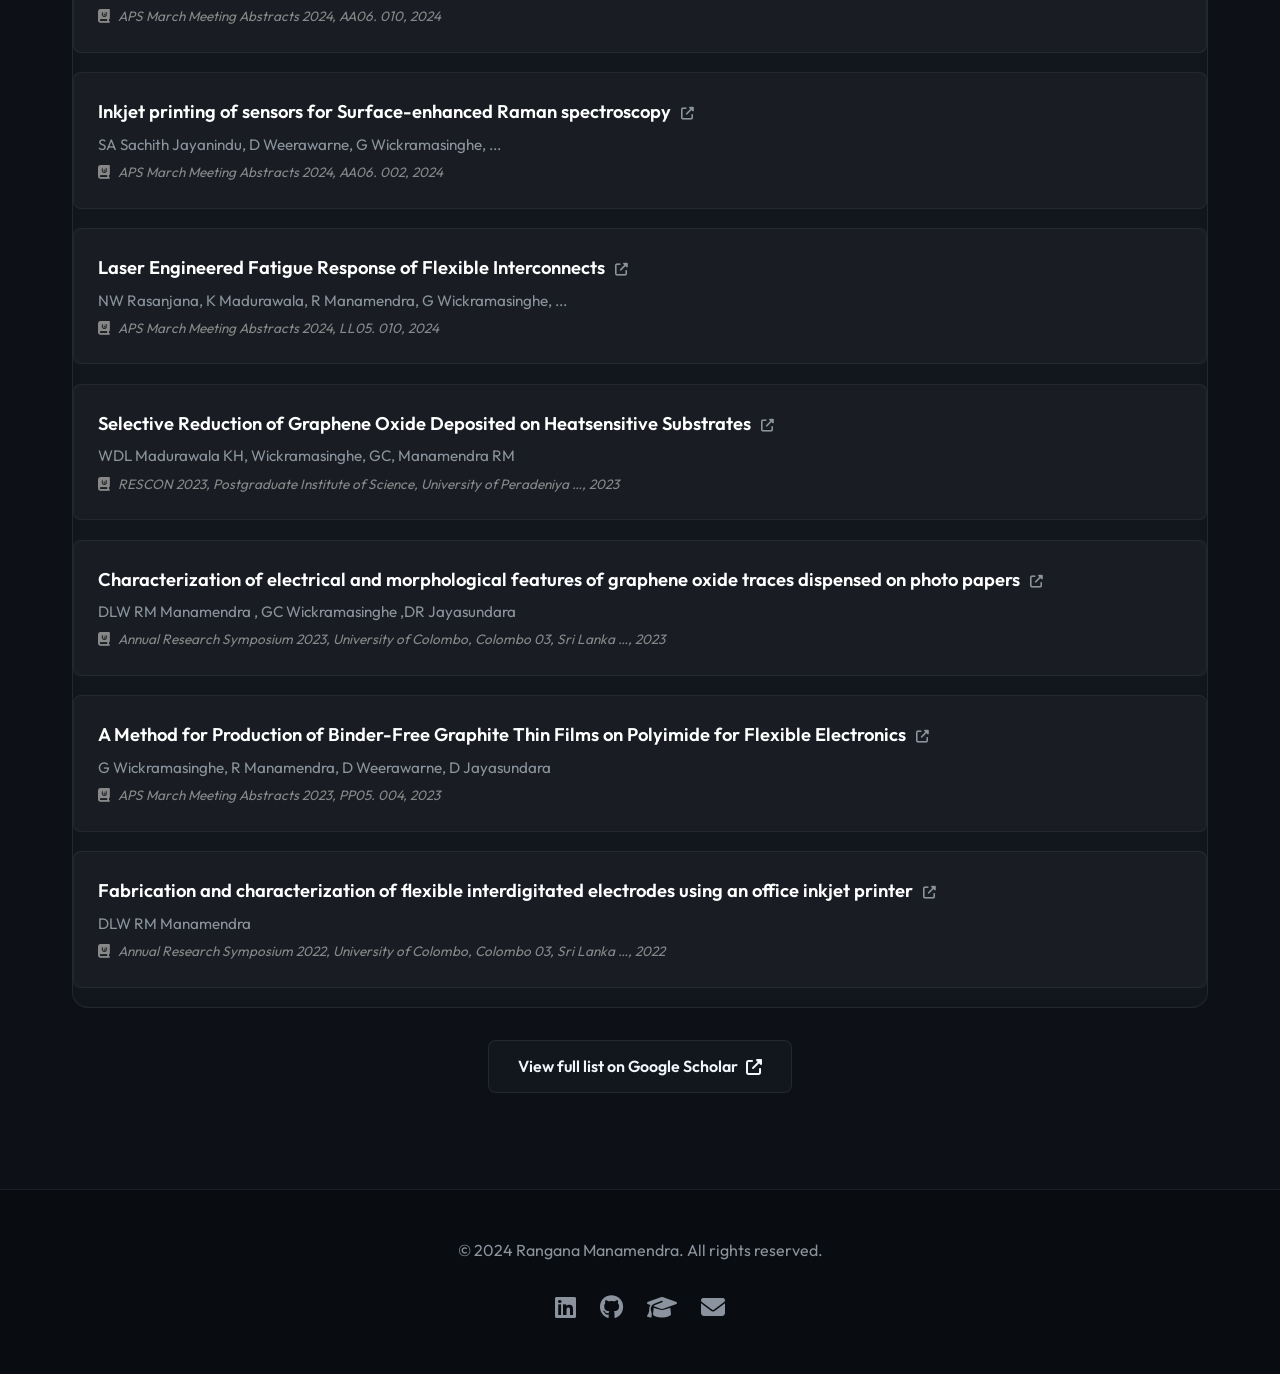
<file: publications.html>
<!DOCTYPE html>
<html lang="en">
<head>
    <meta charset="UTF-8">
    <meta name="viewport" content="width=device-width, initial-scale=1.0">
    <title>Rangana Manamendra | Publications</title>
    <link href="https://fonts.googleapis.com/css2?family=Outfit:wght@300;400;600;800&display=swap" rel="stylesheet">
    <link rel="stylesheet" href="style.css">
    <link rel="stylesheet" href="https://cdnjs.cloudflare.com/ajax/libs/font-awesome/6.4.0/css/all.min.css">

    <!-- Google tag (gtag.js) -->
    <script async src="https://www.googletagmanager.com/gtag/js?id=G-ZGXTSCN24V"></script>
    <script>
      window.dataLayer = window.dataLayer || [];
      function gtag(){dataLayer.push(arguments);}
      gtag('js', new Date());

      gtag('config', 'G-ZGXTSCN24V');
    </script>
</head>
<body>
    <nav>
        <div class="logo">RM.</div>
        <ul>
            <li><a href="index.html" class="nav-link">Home</a></li>
            <li><a href="education.html" class="nav-link">Education</a></li>
            <li><a href="experience.html" class="nav-link">Experience</a></li>
            <li><a href="projects.html" class="nav-link">Projects</a></li>
            <li><a href="applications.html" class="nav-link">Applications</a></li>
            <li><a href="publications.html" class="nav-link active">Publications</a></li>
        </ul>
    </nav>
    <div id="content">
        <section class="section-container fade-in">
            <h2 class="section-title">Selected Publications</h2>
            <div class="card" style="padding: 0; overflow: hidden; margin-bottom: 2rem;">
                <!-- PUBLICATIONS_START -->
                <a href="https://scholar.google.com/citations?view_op=view_citation&hl=en&user=Um_jCEMAAAAJ&citation_for_view=Um_jCEMAAAAJ:W7OEmFMy1HYC" target="_blank" class="pub-item" style="display: block; text-decoration: none; padding: 1.5rem; background: rgba(255,255,255,0.03); border-radius: 8px; margin-bottom: 1.2rem; border: 1px solid rgba(255,255,255,0.05); transition: transform 0.2s, border-color 0.2s;">
                    <div class="pub-title" style="color: #fff; font-size: 1.15rem; font-weight: 600; margin-bottom: 0.4rem;">Binder-free conductive graphite coatings on polyimide substrates for applications in flexible electronics <i class="fas fa-external-link-alt" style="font-size: 0.8rem; margin-left: 0.4rem; color: var(--text-secondary);"></i></div>
                    <div class="pub-authors" style="font-size: 0.95rem; color: var(--text-secondary); margin-bottom: 0.3rem;">GC Wikaramasinghe, RM Manamendra, KRJ Manuda, B Nissanka, ...</div>
                    <div class="pub-venue" style="font-size: 0.85rem; color: #888; font-style: italic;"><i class="fas fa-journal-whills" style="margin-right: 0.3rem;"></i> Journal of Coatings Technology and Research 22 (2), 825-838, 2025</div>
                </a>
                <a href="https://scholar.google.com/citations?view_op=view_citation&hl=en&user=Um_jCEMAAAAJ&citation_for_view=Um_jCEMAAAAJ:u-x6o8ySG0sC" target="_blank" class="pub-item" style="display: block; text-decoration: none; padding: 1.5rem; background: rgba(255,255,255,0.03); border-radius: 8px; margin-bottom: 1.2rem; border: 1px solid rgba(255,255,255,0.05); transition: transform 0.2s, border-color 0.2s;">
                    <div class="pub-title" style="color: #fff; font-size: 1.15rem; font-weight: 600; margin-bottom: 0.4rem;">Inkjet printing of flexible interdigitated electrodes using an office inkjet printer for chemi-resistive glucose sensing <i class="fas fa-external-link-alt" style="font-size: 0.8rem; margin-left: 0.4rem; color: var(--text-secondary);"></i></div>
                    <div class="pub-authors" style="font-size: 0.95rem; color: var(--text-secondary); margin-bottom: 0.3rem;">R Manamendra, G Wickramasinghe, D Weerawarne</div>
                    <div class="pub-venue" style="font-size: 0.85rem; color: #888; font-style: italic;"><i class="fas fa-journal-whills" style="margin-right: 0.3rem;"></i> APS March Meeting Abstracts 2023, EE08. 004, 2023</div>
                </a>
                <a href="https://scholar.google.com/citations?view_op=view_citation&hl=en&user=Um_jCEMAAAAJ&citation_for_view=Um_jCEMAAAAJ:roLk4NBRz8UC" target="_blank" class="pub-item" style="display: block; text-decoration: none; padding: 1.5rem; background: rgba(255,255,255,0.03); border-radius: 8px; margin-bottom: 1.2rem; border: 1px solid rgba(255,255,255,0.05); transition: transform 0.2s, border-color 0.2s;">
                    <div class="pub-title" style="color: #fff; font-size: 1.15rem; font-weight: 600; margin-bottom: 0.4rem;">Design and Implementation of an LPG Leakage Detection and Automatic Power Shutdown System <i class="fas fa-external-link-alt" style="font-size: 0.8rem; margin-left: 0.4rem; color: var(--text-secondary);"></i></div>
                    <div class="pub-authors" style="font-size: 0.95rem; color: var(--text-secondary); margin-bottom: 0.3rem;">D Dinushka, G Gomes, A Sannasgama, R Madushan, D Rimesha</div>
                    <div class="pub-venue" style="font-size: 0.85rem; color: #888; font-style: italic;"><i class="fas fa-journal-whills" style="margin-right: 0.3rem;"></i> Journal of Manufacturing Engineering 21 (1), 011-017, 2026</div>
                </a>
                <a href="https://scholar.google.com/citations?view_op=view_citation&hl=en&user=Um_jCEMAAAAJ&citation_for_view=Um_jCEMAAAAJ:LkGwnXOMwfcC" target="_blank" class="pub-item" style="display: block; text-decoration: none; padding: 1.5rem; background: rgba(255,255,255,0.03); border-radius: 8px; margin-bottom: 1.2rem; border: 1px solid rgba(255,255,255,0.05); transition: transform 0.2s, border-color 0.2s;">
                    <div class="pub-title" style="color: #fff; font-size: 1.15rem; font-weight: 600; margin-bottom: 0.4rem;">Fully Inkjet-Printed Multi-Material Humidity Sensor with Integrated Wheatstone Bridge <i class="fas fa-external-link-alt" style="font-size: 0.8rem; margin-left: 0.4rem; color: var(--text-secondary);"></i></div>
                    <div class="pub-authors" style="font-size: 0.95rem; color: var(--text-secondary); margin-bottom: 0.3rem;">RM Manamendra, GC Wickramasinghe, DL Weerawarne</div>
                    <div class="pub-venue" style="font-size: 0.85rem; color: #888; font-style: italic;"><i class="fas fa-journal-whills" style="margin-right: 0.3rem;"></i> 2025 International Conference on Advances in Technology and Computing (ICATC …, 2025</div>
                </a>
                <a href="https://scholar.google.com/citations?view_op=view_citation&hl=en&user=Um_jCEMAAAAJ&citation_for_view=Um_jCEMAAAAJ:ufrVoPGSRksC" target="_blank" class="pub-item" style="display: block; text-decoration: none; padding: 1.5rem; background: rgba(255,255,255,0.03); border-radius: 8px; margin-bottom: 1.2rem; border: 1px solid rgba(255,255,255,0.05); transition: transform 0.2s, border-color 0.2s;">
                    <div class="pub-title" style="color: #fff; font-size: 1.15rem; font-weight: 600; margin-bottom: 0.4rem;">Efficient characterization of electrical coupling in flexible electronics <i class="fas fa-external-link-alt" style="font-size: 0.8rem; margin-left: 0.4rem; color: var(--text-secondary);"></i></div>
                    <div class="pub-authors" style="font-size: 0.95rem; color: var(--text-secondary); margin-bottom: 0.3rem;">R R.P.U.I., W S.H., M R.M., W W. L.P.K., W D. L.</div>
                    <div class="pub-venue" style="font-size: 0.85rem; color: #888; font-style: italic;"><i class="fas fa-journal-whills" style="margin-right: 0.3rem;"></i> SLAAS SCIENTIFIC SESSIONS 2025 2025, 103, 2025</div>
                </a>
                <a href="https://scholar.google.com/citations?view_op=view_citation&hl=en&user=Um_jCEMAAAAJ&citation_for_view=Um_jCEMAAAAJ:WF5omc3nYNoC" target="_blank" class="pub-item" style="display: block; text-decoration: none; padding: 1.5rem; background: rgba(255,255,255,0.03); border-radius: 8px; margin-bottom: 1.2rem; border: 1px solid rgba(255,255,255,0.05); transition: transform 0.2s, border-color 0.2s;">
                    <div class="pub-title" style="color: #fff; font-size: 1.15rem; font-weight: 600; margin-bottom: 0.4rem;">Low-Cost ESP32 Robotic Magnetometer for High-Resolution Indoor Magnetic Field Mapping <i class="fas fa-external-link-alt" style="font-size: 0.8rem; margin-left: 0.4rem; color: var(--text-secondary);"></i></div>
                    <div class="pub-authors" style="font-size: 0.95rem; color: var(--text-secondary); margin-bottom: 0.3rem;">G Gomes, D Dinushka, A Sannasgama, R Madushan</div>
                    <div class="pub-venue" style="font-size: 0.85rem; color: #888; font-style: italic;"><i class="fas fa-journal-whills" style="margin-right: 0.3rem;"></i> Journal of Manufacturing Engineering 20 (4), 151-158, 2025</div>
                </a>
                <a href="https://scholar.google.com/citations?view_op=view_citation&hl=en&user=Um_jCEMAAAAJ&citation_for_view=Um_jCEMAAAAJ:eQOLeE2rZwMC" target="_blank" class="pub-item" style="display: block; text-decoration: none; padding: 1.5rem; background: rgba(255,255,255,0.03); border-radius: 8px; margin-bottom: 1.2rem; border: 1px solid rgba(255,255,255,0.05); transition: transform 0.2s, border-color 0.2s;">
                    <div class="pub-title" style="color: #fff; font-size: 1.15rem; font-weight: 600; margin-bottom: 0.4rem;">Correction: Binder-free conductive graphite coatings on polyimide substrates for applications in flexible electronics <i class="fas fa-external-link-alt" style="font-size: 0.8rem; margin-left: 0.4rem; color: var(--text-secondary);"></i></div>
                    <div class="pub-authors" style="font-size: 0.95rem; color: var(--text-secondary); margin-bottom: 0.3rem;">GC Wikaramasinghe, RM Manamendra, KRJ Manuda, B Nissanka, ...</div>
                    <div class="pub-venue" style="font-size: 0.85rem; color: #888; font-style: italic;"><i class="fas fa-journal-whills" style="margin-right: 0.3rem;"></i> Journal of Coatings Technology and Research 22 (2), 857-857, 2025</div>
                </a>
                <a href="https://scholar.google.com/citations?view_op=view_citation&hl=en&user=Um_jCEMAAAAJ&citation_for_view=Um_jCEMAAAAJ:_FxGoFyzp5QC" target="_blank" class="pub-item" style="display: block; text-decoration: none; padding: 1.5rem; background: rgba(255,255,255,0.03); border-radius: 8px; margin-bottom: 1.2rem; border: 1px solid rgba(255,255,255,0.05); transition: transform 0.2s, border-color 0.2s;">
                    <div class="pub-title" style="color: #fff; font-size: 1.15rem; font-weight: 600; margin-bottom: 0.4rem;">Inkjet printing of sensors for Surface-enhanced Raman spectroscopy <i class="fas fa-external-link-alt" style="font-size: 0.8rem; margin-left: 0.4rem; color: var(--text-secondary);"></i></div>
                    <div class="pub-authors" style="font-size: 0.95rem; color: var(--text-secondary); margin-bottom: 0.3rem;">SAS Jayanindu, DL Weerawarne, GC Wickramasinghe, RM Manamendra</div>
                    <div class="pub-venue" style="font-size: 0.85rem; color: #888; font-style: italic;"><i class="fas fa-journal-whills" style="margin-right: 0.3rem;"></i> 2024 APS March Meeting, 2024</div>
                </a>
                <a href="https://scholar.google.com/citations?view_op=view_citation&hl=en&user=Um_jCEMAAAAJ&citation_for_view=Um_jCEMAAAAJ:Y0pCki6q_DkC" target="_blank" class="pub-item" style="display: block; text-decoration: none; padding: 1.5rem; background: rgba(255,255,255,0.03); border-radius: 8px; margin-bottom: 1.2rem; border: 1px solid rgba(255,255,255,0.05); transition: transform 0.2s, border-color 0.2s;">
                    <div class="pub-title" style="color: #fff; font-size: 1.15rem; font-weight: 600; margin-bottom: 0.4rem;">Direct Current Response of Inkjet-printed Flexible Interconnects <i class="fas fa-external-link-alt" style="font-size: 0.8rem; margin-left: 0.4rem; color: var(--text-secondary);"></i></div>
                    <div class="pub-authors" style="font-size: 0.95rem; color: var(--text-secondary); margin-bottom: 0.3rem;">N Nawarathna, G Wickramasinghe, R Manamendra, D Weerawarne</div>
                    <div class="pub-venue" style="font-size: 0.85rem; color: #888; font-style: italic;"><i class="fas fa-journal-whills" style="margin-right: 0.3rem;"></i> APS March Meeting Abstracts 2024, AA06. 010, 2024</div>
                </a>
                <a href="https://scholar.google.com/citations?view_op=view_citation&hl=en&user=Um_jCEMAAAAJ&citation_for_view=Um_jCEMAAAAJ:Tyk-4Ss8FVUC" target="_blank" class="pub-item" style="display: block; text-decoration: none; padding: 1.5rem; background: rgba(255,255,255,0.03); border-radius: 8px; margin-bottom: 1.2rem; border: 1px solid rgba(255,255,255,0.05); transition: transform 0.2s, border-color 0.2s;">
                    <div class="pub-title" style="color: #fff; font-size: 1.15rem; font-weight: 600; margin-bottom: 0.4rem;">Inkjet printing of sensors for Surface-enhanced Raman spectroscopy <i class="fas fa-external-link-alt" style="font-size: 0.8rem; margin-left: 0.4rem; color: var(--text-secondary);"></i></div>
                    <div class="pub-authors" style="font-size: 0.95rem; color: var(--text-secondary); margin-bottom: 0.3rem;">SA Sachith Jayanindu, D Weerawarne, G Wickramasinghe, ...</div>
                    <div class="pub-venue" style="font-size: 0.85rem; color: #888; font-style: italic;"><i class="fas fa-journal-whills" style="margin-right: 0.3rem;"></i> APS March Meeting Abstracts 2024, AA06. 002, 2024</div>
                </a>
                <a href="https://scholar.google.com/citations?view_op=view_citation&hl=en&user=Um_jCEMAAAAJ&citation_for_view=Um_jCEMAAAAJ:zYLM7Y9cAGgC" target="_blank" class="pub-item" style="display: block; text-decoration: none; padding: 1.5rem; background: rgba(255,255,255,0.03); border-radius: 8px; margin-bottom: 1.2rem; border: 1px solid rgba(255,255,255,0.05); transition: transform 0.2s, border-color 0.2s;">
                    <div class="pub-title" style="color: #fff; font-size: 1.15rem; font-weight: 600; margin-bottom: 0.4rem;">Laser Engineered Fatigue Response of Flexible Interconnects <i class="fas fa-external-link-alt" style="font-size: 0.8rem; margin-left: 0.4rem; color: var(--text-secondary);"></i></div>
                    <div class="pub-authors" style="font-size: 0.95rem; color: var(--text-secondary); margin-bottom: 0.3rem;">NW Rasanjana, K Madurawala, R Manamendra, G Wickramasinghe, ...</div>
                    <div class="pub-venue" style="font-size: 0.85rem; color: #888; font-style: italic;"><i class="fas fa-journal-whills" style="margin-right: 0.3rem;"></i> APS March Meeting Abstracts 2024, LL05. 010, 2024</div>
                </a>
                <a href="https://scholar.google.com/citations?view_op=view_citation&hl=en&user=Um_jCEMAAAAJ&citation_for_view=Um_jCEMAAAAJ:UeHWp8X0CEIC" target="_blank" class="pub-item" style="display: block; text-decoration: none; padding: 1.5rem; background: rgba(255,255,255,0.03); border-radius: 8px; margin-bottom: 1.2rem; border: 1px solid rgba(255,255,255,0.05); transition: transform 0.2s, border-color 0.2s;">
                    <div class="pub-title" style="color: #fff; font-size: 1.15rem; font-weight: 600; margin-bottom: 0.4rem;">Selective Reduction of Graphene Oxide Deposited on Heatsensitive Substrates <i class="fas fa-external-link-alt" style="font-size: 0.8rem; margin-left: 0.4rem; color: var(--text-secondary);"></i></div>
                    <div class="pub-authors" style="font-size: 0.95rem; color: var(--text-secondary); margin-bottom: 0.3rem;">WDL Madurawala KH, Wickramasinghe, GC, Manamendra RM</div>
                    <div class="pub-venue" style="font-size: 0.85rem; color: #888; font-style: italic;"><i class="fas fa-journal-whills" style="margin-right: 0.3rem;"></i> RESCON 2023, Postgraduate Institute of Science, University of Peradeniya …, 2023</div>
                </a>
                <a href="https://scholar.google.com/citations?view_op=view_citation&hl=en&user=Um_jCEMAAAAJ&citation_for_view=Um_jCEMAAAAJ:qjMakFHDy7sC" target="_blank" class="pub-item" style="display: block; text-decoration: none; padding: 1.5rem; background: rgba(255,255,255,0.03); border-radius: 8px; margin-bottom: 1.2rem; border: 1px solid rgba(255,255,255,0.05); transition: transform 0.2s, border-color 0.2s;">
                    <div class="pub-title" style="color: #fff; font-size: 1.15rem; font-weight: 600; margin-bottom: 0.4rem;">Characterization of electrical and morphological features of graphene oxide traces dispensed on photo papers <i class="fas fa-external-link-alt" style="font-size: 0.8rem; margin-left: 0.4rem; color: var(--text-secondary);"></i></div>
                    <div class="pub-authors" style="font-size: 0.95rem; color: var(--text-secondary); margin-bottom: 0.3rem;">DLW RM Manamendra , GC Wickramasinghe ,DR Jayasundara</div>
                    <div class="pub-venue" style="font-size: 0.85rem; color: #888; font-style: italic;"><i class="fas fa-journal-whills" style="margin-right: 0.3rem;"></i> Annual Research Symposium 2023, University of Colombo, Colombo 03, Sri Lanka …, 2023</div>
                </a>
                <a href="https://scholar.google.com/citations?view_op=view_citation&hl=en&user=Um_jCEMAAAAJ&citation_for_view=Um_jCEMAAAAJ:d1gkVwhDpl0C" target="_blank" class="pub-item" style="display: block; text-decoration: none; padding: 1.5rem; background: rgba(255,255,255,0.03); border-radius: 8px; margin-bottom: 1.2rem; border: 1px solid rgba(255,255,255,0.05); transition: transform 0.2s, border-color 0.2s;">
                    <div class="pub-title" style="color: #fff; font-size: 1.15rem; font-weight: 600; margin-bottom: 0.4rem;">A Method for Production of Binder-Free Graphite Thin Films on Polyimide for Flexible Electronics <i class="fas fa-external-link-alt" style="font-size: 0.8rem; margin-left: 0.4rem; color: var(--text-secondary);"></i></div>
                    <div class="pub-authors" style="font-size: 0.95rem; color: var(--text-secondary); margin-bottom: 0.3rem;">G Wickramasinghe, R Manamendra, D Weerawarne, D Jayasundara</div>
                    <div class="pub-venue" style="font-size: 0.85rem; color: #888; font-style: italic;"><i class="fas fa-journal-whills" style="margin-right: 0.3rem;"></i> APS March Meeting Abstracts 2023, PP05. 004, 2023</div>
                </a>
                <a href="https://scholar.google.com/citations?view_op=view_citation&hl=en&user=Um_jCEMAAAAJ&citation_for_view=Um_jCEMAAAAJ:2osOgNQ5qMEC" target="_blank" class="pub-item" style="display: block; text-decoration: none; padding: 1.5rem; background: rgba(255,255,255,0.03); border-radius: 8px; margin-bottom: 1.2rem; border: 1px solid rgba(255,255,255,0.05); transition: transform 0.2s, border-color 0.2s;">
                    <div class="pub-title" style="color: #fff; font-size: 1.15rem; font-weight: 600; margin-bottom: 0.4rem;">Fabrication and characterization of flexible interdigitated electrodes using an office inkjet printer <i class="fas fa-external-link-alt" style="font-size: 0.8rem; margin-left: 0.4rem; color: var(--text-secondary);"></i></div>
                    <div class="pub-authors" style="font-size: 0.95rem; color: var(--text-secondary); margin-bottom: 0.3rem;">DLW RM Manamendra</div>
                    <div class="pub-venue" style="font-size: 0.85rem; color: #888; font-style: italic;"><i class="fas fa-journal-whills" style="margin-right: 0.3rem;"></i> Annual Research Symposium 2022, University of Colombo, Colombo 03, Sri Lanka …, 2022</div>
                </a>

                <!-- PUBLICATIONS_END -->
            </div>
            <div style="text-align:center;">
                <a href="https://scholar.google.com/citations?user=Um_jCEMAAAAJ&hl=en" target="_blank" class="btn btn-secondary">
                    View full list on Google Scholar <i class="fas fa-external-link-alt"></i>
                </a>
            </div>
        </section>
    </div>
    
    <footer>
        <div class="footer-content">
            <p>&copy; 2024 Rangana Manamendra. All rights reserved.</p>
            <div class="socials">
                <a href="https://www.linkedin.com/in/rangana-madushan-m/" target="_blank"><i class="fab fa-linkedin"></i></a>
                <a href="https://github.com/ranganamadushan" target="_blank"><i class="fab fa-github"></i></a>
                <a href="https://scholar.google.com/citations?user=Um_jCEMAAAAJ&hl=en" target="_blank"><i class="fas fa-graduation-cap"></i></a>
                <a href="mailto:ranganamadushanm@gmail.com"><i class="fas fa-envelope"></i></a>
            </div>
        </div>
    </footer>
    <script src="script.js"></script>
</body>
</html>
</file>
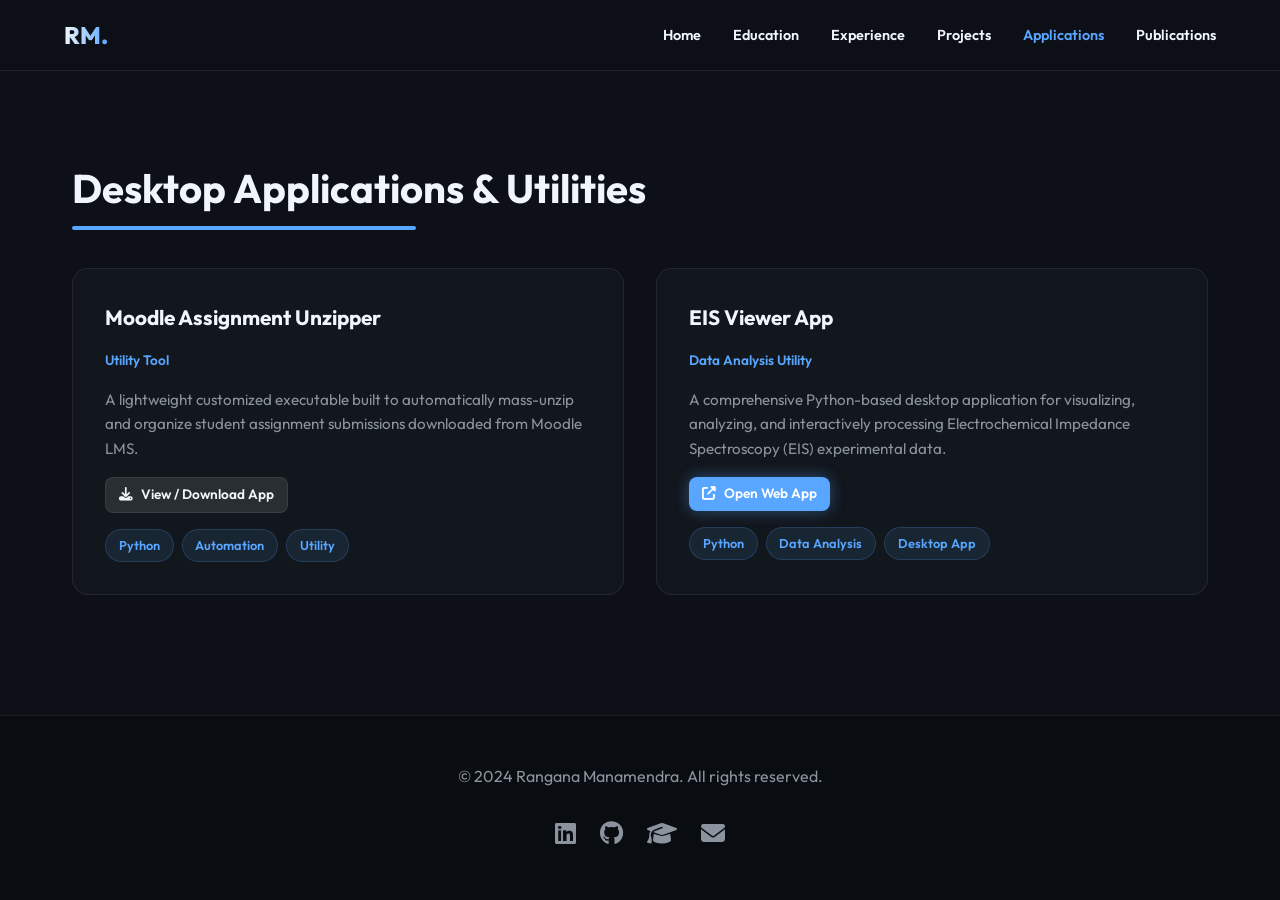
<file: pages/applications.html>
<!DOCTYPE html>
<html lang="en">
<head>
    <meta charset="UTF-8">
    <meta name="viewport" content="width=device-width, initial-scale=1.0">
    <title>Rangana Manamendra | Applications</title>
    <link href="https://fonts.googleapis.com/css2?family=Outfit:wght@300;400;600;800&display=swap" rel="stylesheet">
    <link rel="stylesheet" href="../assets/css/style.css">
    <link rel="stylesheet" href="https://cdnjs.cloudflare.com/ajax/libs/font-awesome/6.4.0/css/all.min.css">

    <!-- Google tag (gtag.js) -->
    <script async src="https://www.googletagmanager.com/gtag/js?id=G-ZGXTSCN24V"></script>
    <script>
      window.dataLayer = window.dataLayer || [];
      function gtag(){dataLayer.push(arguments);}
      gtag('js', new Date());

      gtag('config', 'G-ZGXTSCN24V');
    </script>
</head>
<body>
    <nav>
        <div class="logo">RM.</div>
        <ul>
            <li><a href="../index.html" class="nav-link">Home</a></li>
            <li><a href="education.html" class="nav-link">Education</a></li>
            <li><a href="experience.html" class="nav-link">Experience</a></li>
            <li><a href="projects.html" class="nav-link">Projects</a></li>
            <li><a href="applications.html" class="nav-link active">Applications</a></li>
            <li><a href="publications.html" class="nav-link">Publications</a></li>
        </ul>
    </nav>
    <div id="content">
        <section class="section-container fade-in">
            <h2 class="section-title">Desktop Applications & Utilities</h2>
            <div class="card-grid">
                <!-- APPLICATIONS_START -->
                <a href="https://github.com/ranganamadushan/Unzip_for_moodle/raw/master/dist/unzip.exe" target="_blank" class="card">
                    <h3>Moodle Assignment Unzipper</h3>
                    <span class="meta">Utility Tool</span>
                    <p>A lightweight customized executable built to automatically mass-unzip and organize student assignment submissions downloaded from Moodle LMS.</p>
                    <div style="margin-top: 1rem; margin-bottom: 0.5rem;"><span class="btn btn-secondary" style="padding: 0.4rem 0.8rem; font-size: 0.85rem; background: rgba(255, 255, 255, 0.1);"><i class="fas fa-download"></i> View / Download App</span></div>
                    <div class="tag-list">
                        <span class="tag">Python</span><span class="tag">Automation</span><span class="tag">Utility</span>
                    </div>
                </a>
                <a href="https://ranganamadushan.github.io/EIS-/" target="_blank" class="card">
                    <h3>EIS Viewer App</h3>
                    <span class="meta">Data Analysis Utility</span>
                    <p>A comprehensive Python-based desktop application for visualizing, analyzing, and interactively processing Electrochemical Impedance Spectroscopy (EIS) experimental data.</p>
                    <div style="margin-top: 1rem; margin-bottom: 0.5rem;"><span class="btn btn-primary" style="padding: 0.4rem 0.8rem; font-size: 0.85rem;"><i class="fas fa-external-link-alt"></i> Open Web App</span></div>
                    <div class="tag-list">
                        <span class="tag">Python</span><span class="tag">Data Analysis</span><span class="tag">Desktop App</span>
                    </div>
                </a>

                <!-- APPLICATIONS_END -->
            </div>
        </section>
    </div>
    
    <footer>
        <div class="footer-content">
            <p>&copy; 2024 Rangana Manamendra. All rights reserved.</p>
            <div class="socials">
                <a href="https://www.linkedin.com/in/rangana-madushan-m/" target="_blank"><i class="fab fa-linkedin"></i></a>
                <a href="https://github.com/ranganamadushan" target="_blank"><i class="fab fa-github"></i></a>
                <a href="https://scholar.google.com/citations?user=Um_jCEMAAAAJ&hl=en" target="_blank"><i class="fas fa-graduation-cap"></i></a>
                <a href="mailto:ranganamadushanm@gmail.com"><i class="fas fa-envelope"></i></a>
            </div>
        </div>
    </footer>
    <script src="../assets/js/script.js"></script>
</body>
</html>
</file>
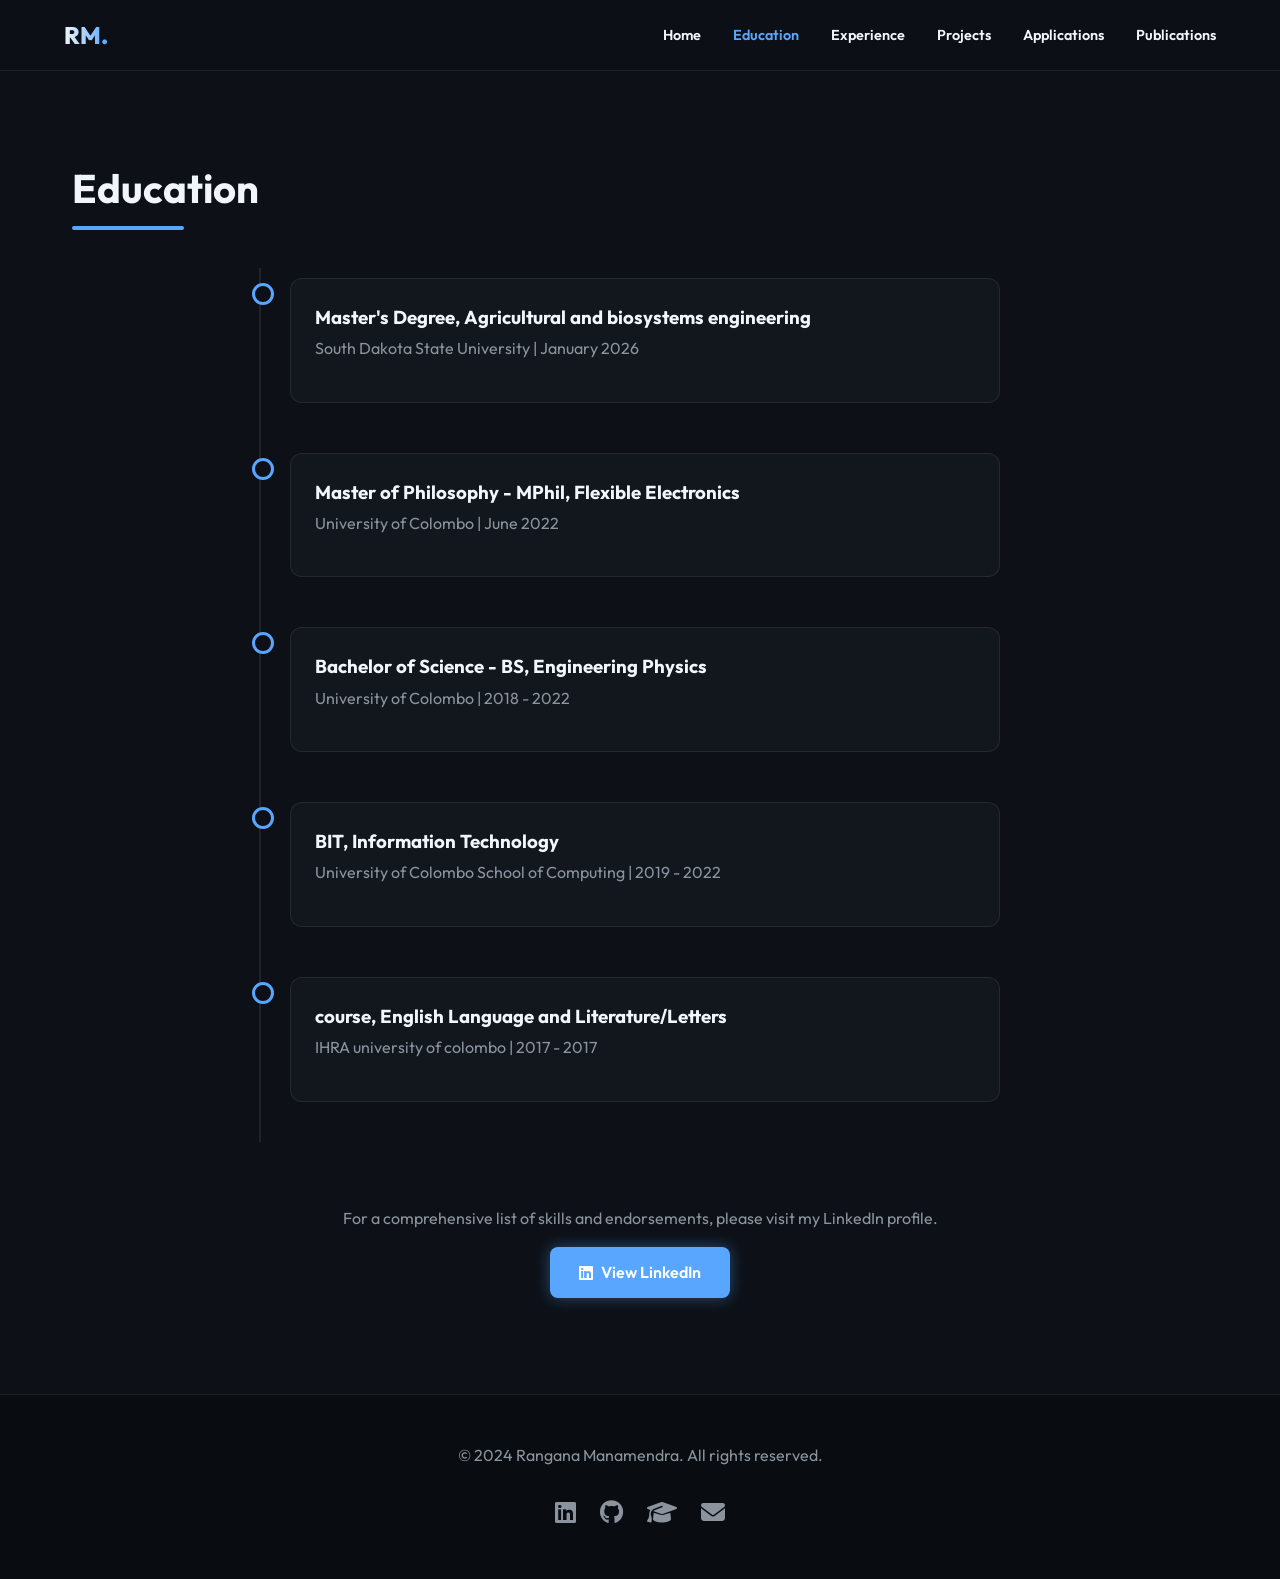
<file: pages/education.html>
<!DOCTYPE html>
<html lang="en">
<head>
    <meta charset="UTF-8">
    <meta name="viewport" content="width=device-width, initial-scale=1.0">
    <title>Rangana Manamendra | Education</title>
    <link href="https://fonts.googleapis.com/css2?family=Outfit:wght@300;400;600;800&display=swap" rel="stylesheet">
    <link rel="stylesheet" href="../assets/css/style.css">
    <link rel="stylesheet" href="https://cdnjs.cloudflare.com/ajax/libs/font-awesome/6.4.0/css/all.min.css">

    <!-- Google tag (gtag.js) -->
    <script async src="https://www.googletagmanager.com/gtag/js?id=G-ZGXTSCN24V"></script>
    <script>
      window.dataLayer = window.dataLayer || [];
      function gtag(){dataLayer.push(arguments);}
      gtag('js', new Date());

      gtag('config', 'G-ZGXTSCN24V');
    </script>
</head>
<body>
    <nav>
        <div class="logo">RM.</div>
        <ul>
            <li><a href="../index.html" class="nav-link">Home</a></li>
            <li><a href="education.html" class="nav-link active">Education</a></li>
            <li><a href="experience.html" class="nav-link">Experience</a></li>
            <li><a href="projects.html" class="nav-link">Projects</a></li>
            <li><a href="applications.html" class="nav-link">Applications</a></li>
            <li><a href="publications.html" class="nav-link">Publications</a></li>
        </ul>
    </nav>
    <div id="content">
        <section class="section-container fade-in">
            <h2 class="section-title">Education</h2>
            <div class="timeline" style="margin-bottom: 4rem;">
                <!-- EDUCATION_START -->
                <div class="timeline-item">
                    <div class="timeline-content">
                        <h3>Master's Degree, Agricultural and biosystems engineering</h3>
                        <h4>South Dakota State University | January 2026</h4>
                        <p></p>
                    </div>
                </div>
                <div class="timeline-item">
                    <div class="timeline-content">
                        <h3>Master of Philosophy - MPhil, Flexible Electronics</h3>
                        <h4>University of Colombo | June 2022</h4>
                        <p></p>
                    </div>
                </div>
                <div class="timeline-item">
                    <div class="timeline-content">
                        <h3>Bachelor of Science - BS, Engineering Physics</h3>
                        <h4>University of Colombo | 2018 - 2022</h4>
                        <p></p>
                    </div>
                </div>
                <div class="timeline-item">
                    <div class="timeline-content">
                        <h3>BIT, Information Technology</h3>
                        <h4>University of Colombo School of Computing | 2019 - 2022</h4>
                        <p></p>
                    </div>
                </div>
                <div class="timeline-item">
                    <div class="timeline-content">
                        <h3>course, English Language and Literature/Letters</h3>
                        <h4>IHRA university of colombo | 2017 - 2017</h4>
                        <p></p>
                    </div>
                </div>

                <!-- EDUCATION_END -->
            </div>
            
            <div style="text-align: center; margin-top: 3rem;">
                <p style="color: var(--text-secondary); margin-bottom: 1rem;">For a comprehensive list of skills and endorsements, please visit my LinkedIn profile.</p>
                <a href="https://www.linkedin.com/in/rangana-madushan-m/" target="_blank" class="btn btn-primary"><i class="fab fa-linkedin"></i> View LinkedIn</a>
            </div>
        </section>
    </div>
    
    <footer>
        <div class="footer-content">
            <p>&copy; 2024 Rangana Manamendra. All rights reserved.</p>
            <div class="socials">
                <a href="https://www.linkedin.com/in/rangana-madushan-m/" target="_blank"><i class="fab fa-linkedin"></i></a>
                <a href="https://github.com/ranganamadushan" target="_blank"><i class="fab fa-github"></i></a>
                <a href="https://scholar.google.com/citations?user=Um_jCEMAAAAJ&hl=en" target="_blank"><i class="fas fa-graduation-cap"></i></a>
                <a href="mailto:ranganamadushanm@gmail.com"><i class="fas fa-envelope"></i></a>
            </div>
        </div>
    </footer>
    <script src="../assets/js/script.js"></script>
</body>
</html>
</file>
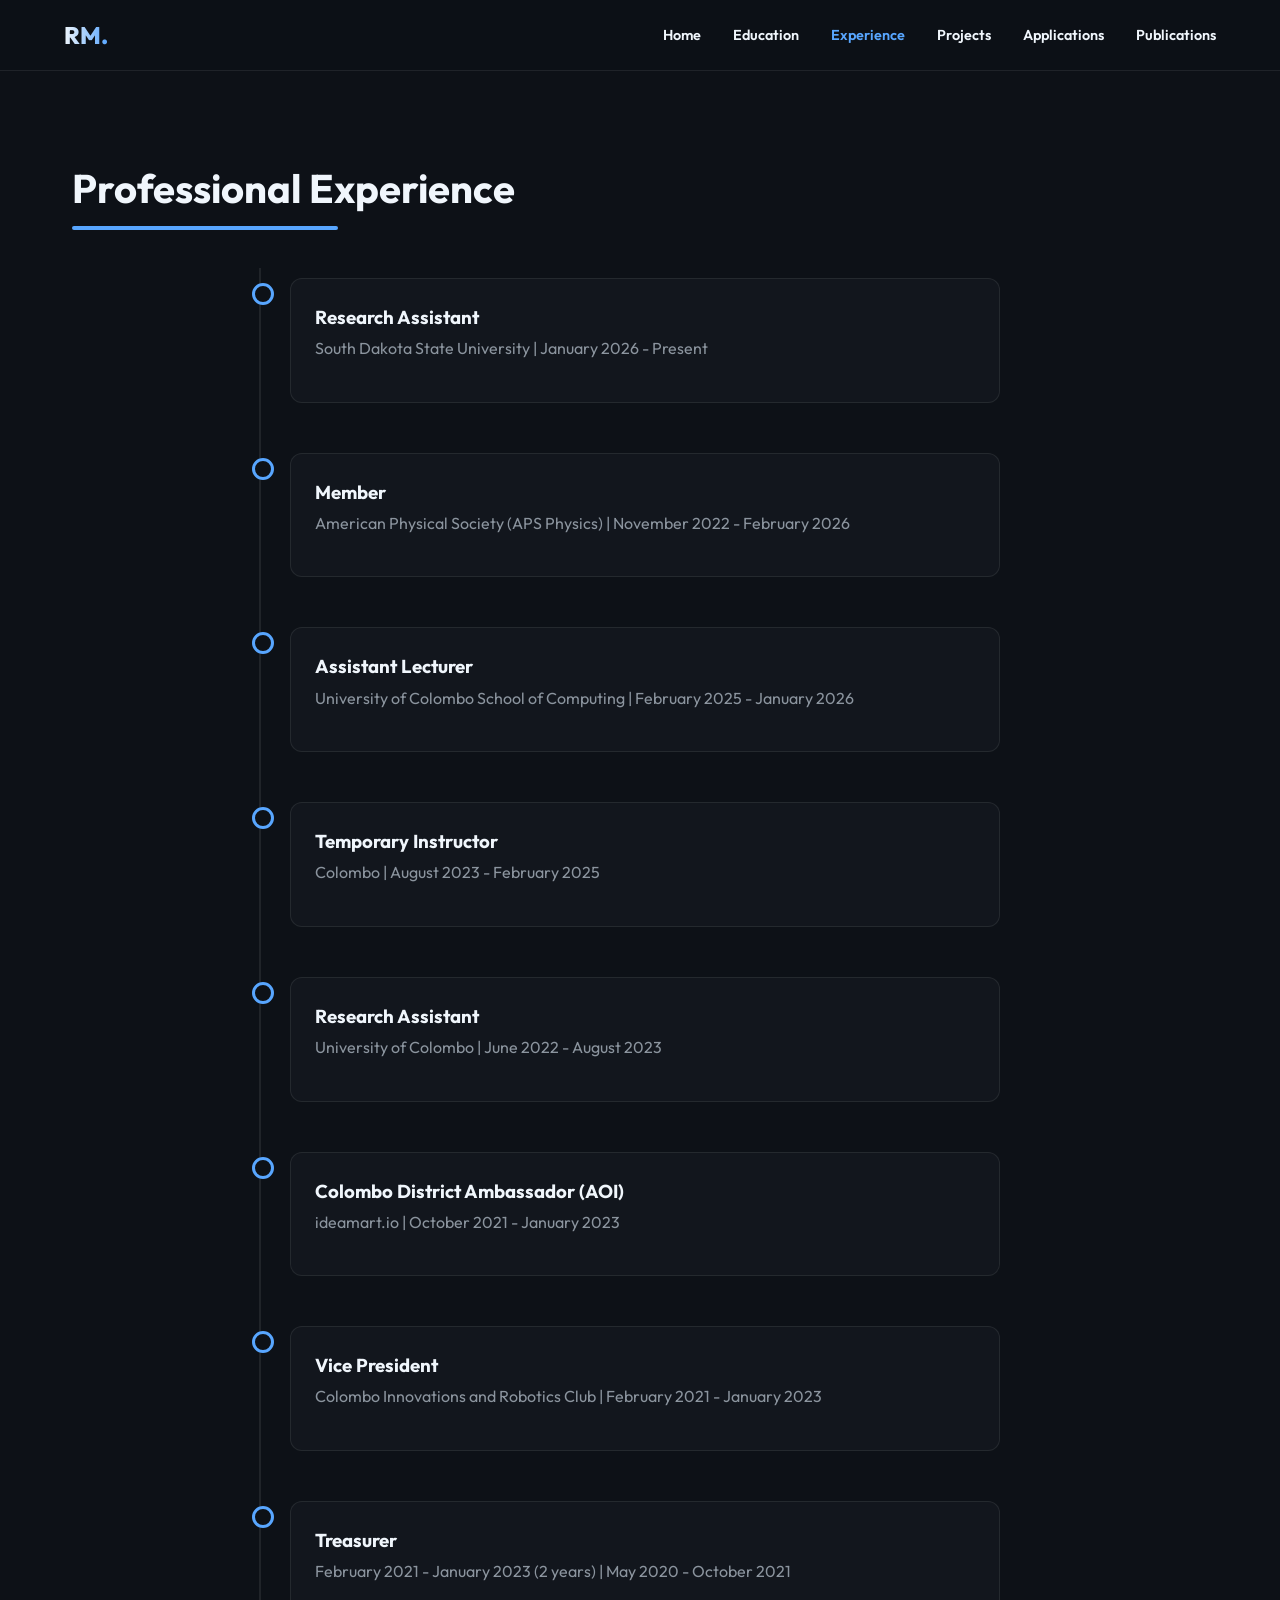
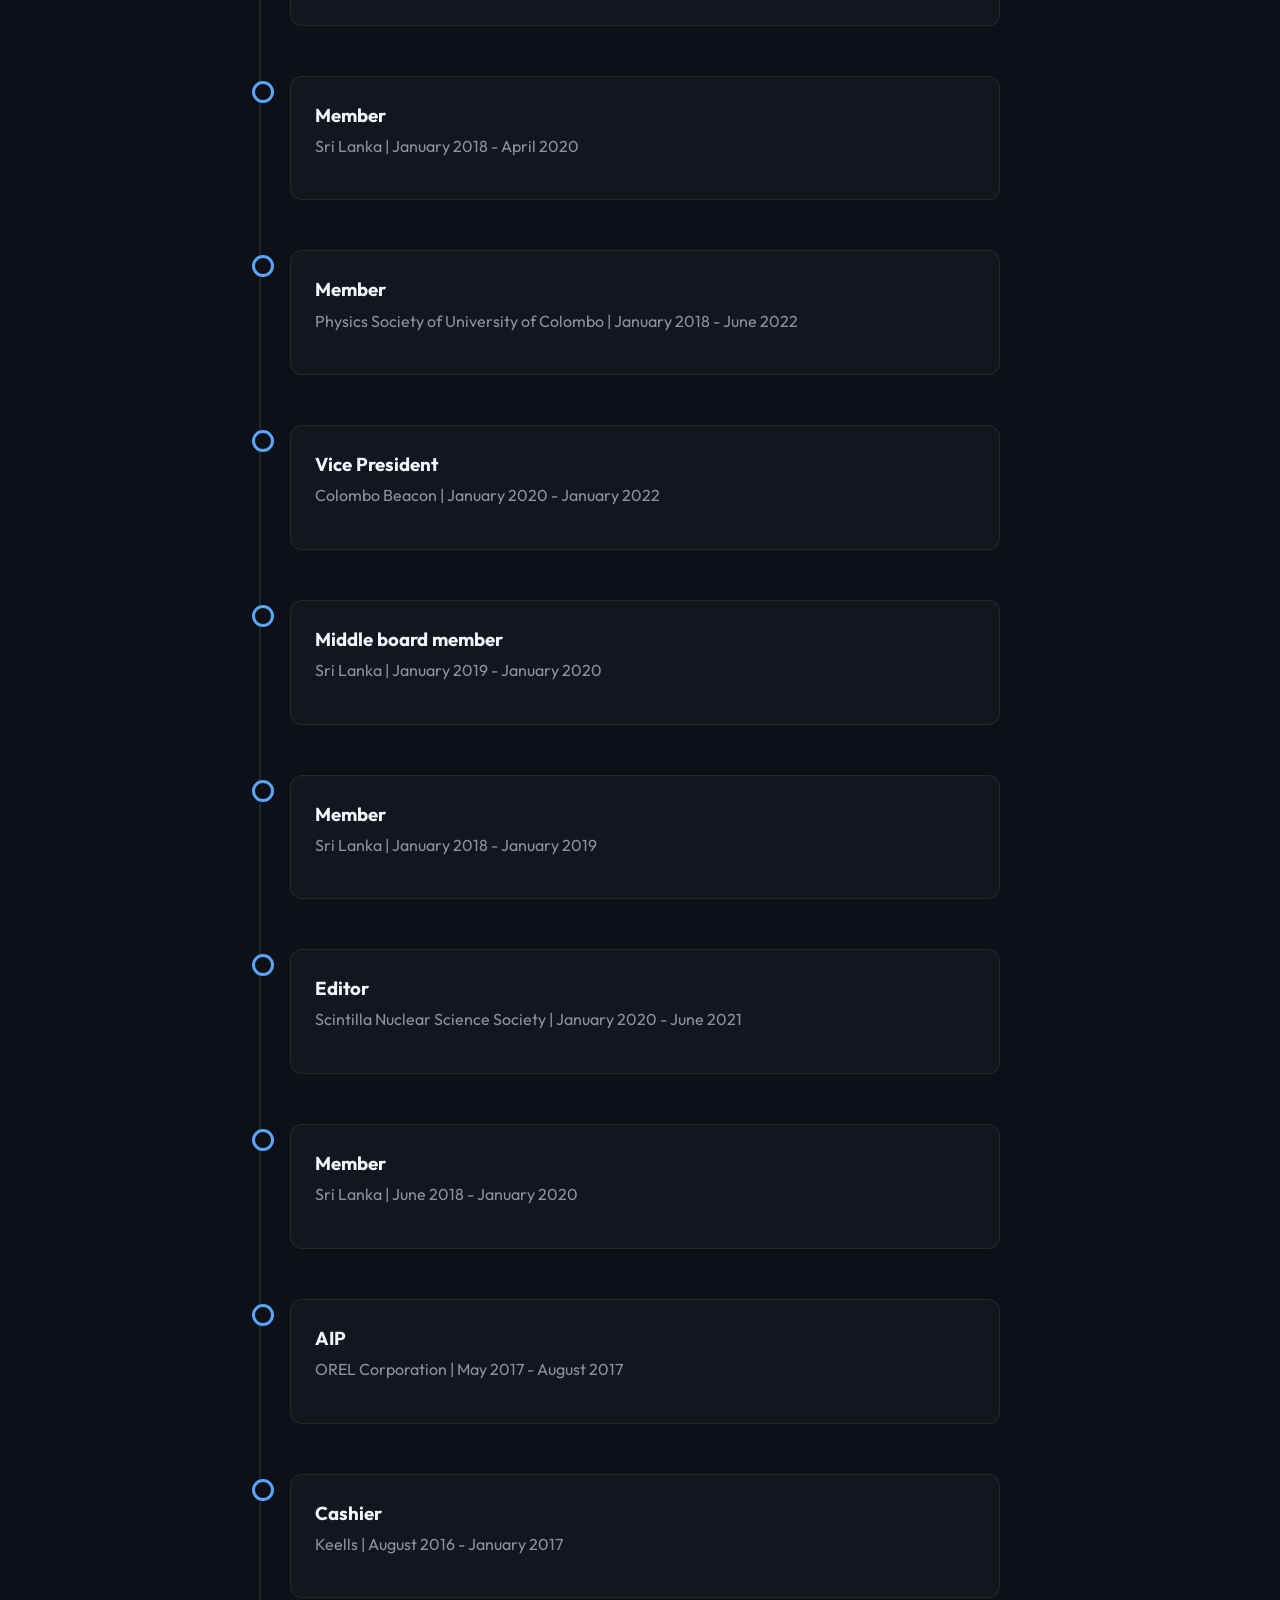
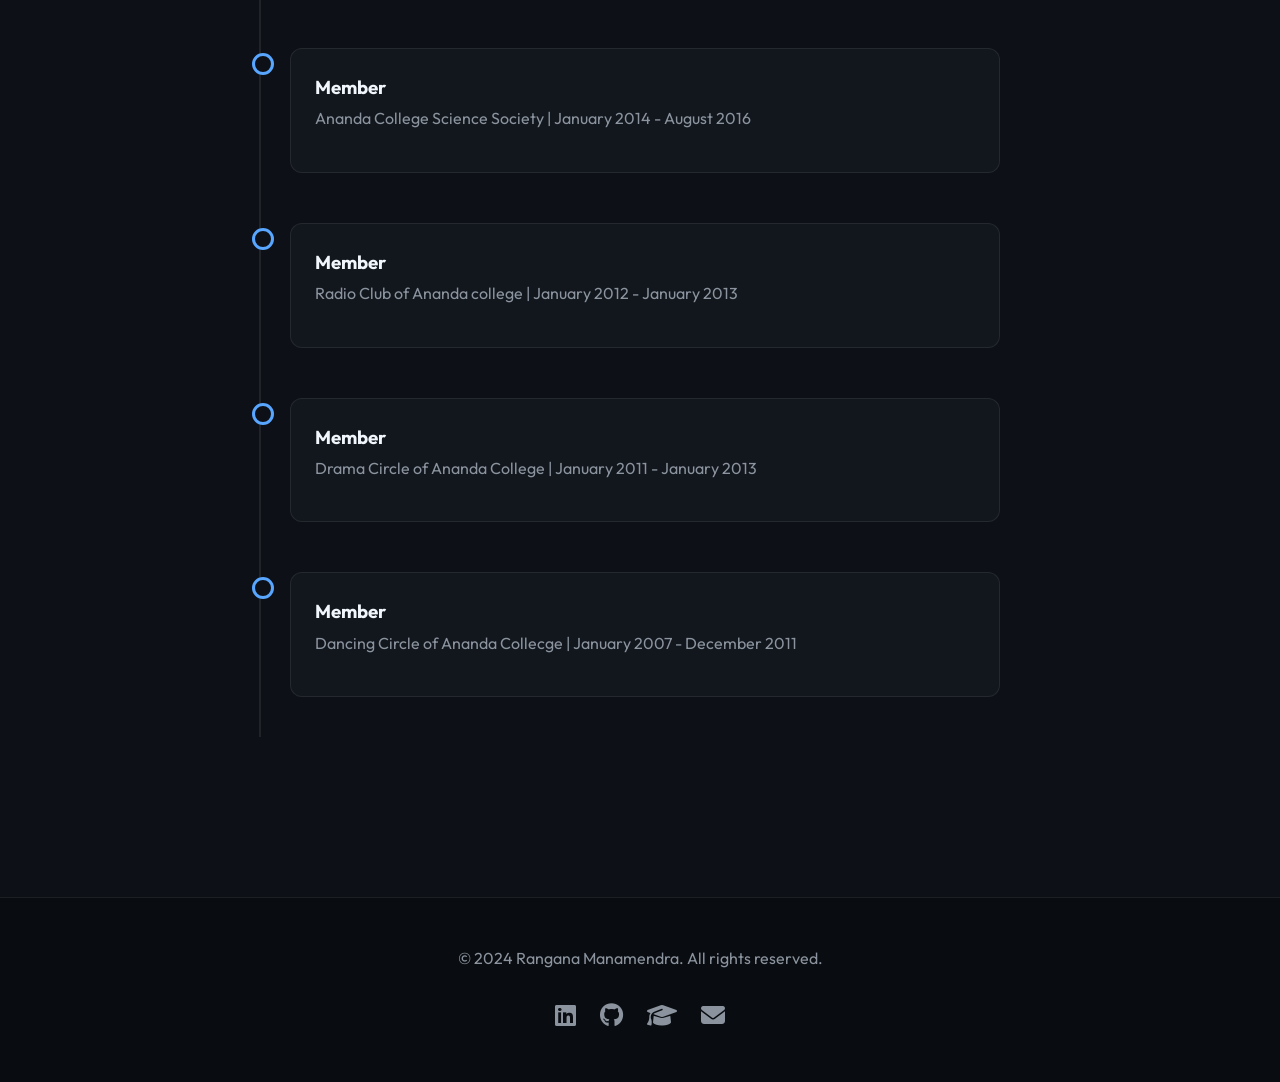
<file: pages/experience.html>
<!DOCTYPE html>
<html lang="en">
<head>
    <meta charset="UTF-8">
    <meta name="viewport" content="width=device-width, initial-scale=1.0">
    <title>Rangana Manamendra | Experience & Projects</title>
    <link href="https://fonts.googleapis.com/css2?family=Outfit:wght@300;400;600;800&display=swap" rel="stylesheet">
    <link rel="stylesheet" href="../assets/css/style.css">
    <link rel="stylesheet" href="https://cdnjs.cloudflare.com/ajax/libs/font-awesome/6.4.0/css/all.min.css">

    <!-- Google tag (gtag.js) -->
    <script async src="https://www.googletagmanager.com/gtag/js?id=G-ZGXTSCN24V"></script>
    <script>
      window.dataLayer = window.dataLayer || [];
      function gtag(){dataLayer.push(arguments);}
      gtag('js', new Date());

      gtag('config', 'G-ZGXTSCN24V');
    </script>
</head>
<body>
    <nav>
        <div class="logo">RM.</div>
        <ul>
            <li><a href="../index.html" class="nav-link">Home</a></li>
            <li><a href="education.html" class="nav-link">Education</a></li>
            <li><a href="experience.html" class="nav-link active">Experience</a></li>
            <li><a href="projects.html" class="nav-link">Projects</a></li>
            <li><a href="applications.html" class="nav-link">Applications</a></li>
            <li><a href="publications.html" class="nav-link">Publications</a></li>
        </ul>
    </nav>
    <div id="content">
        <section class="section-container fade-in">
            <h2 class="section-title">Professional Experience</h2>
            <div class="timeline" style="margin-bottom: 4rem;">
                <!-- EXPERIENCE_START -->
                <div class="timeline-item">
                    <div class="timeline-content">
                        <h3>Research Assistant</h3>
                        <h4>South Dakota State University | January 2026 - Present</h4>
                        <p></p>
                    </div>
                </div>
                <div class="timeline-item">
                    <div class="timeline-content">
                        <h3>Member</h3>
                        <h4>American Physical Society (APS Physics) | November 2022 - February 2026</h4>
                        <p></p>
                    </div>
                </div>
                <div class="timeline-item">
                    <div class="timeline-content">
                        <h3>Assistant Lecturer</h3>
                        <h4>University of Colombo School of Computing | February 2025 - January 2026</h4>
                        <p></p>
                    </div>
                </div>
                <div class="timeline-item">
                    <div class="timeline-content">
                        <h3>Temporary Instructor</h3>
                        <h4>Colombo | August 2023 - February 2025</h4>
                        <p></p>
                    </div>
                </div>
                <div class="timeline-item">
                    <div class="timeline-content">
                        <h3>Research Assistant</h3>
                        <h4>University of Colombo | June 2022 - August 2023</h4>
                        <p></p>
                    </div>
                </div>
                <div class="timeline-item">
                    <div class="timeline-content">
                        <h3>Colombo District Ambassador⁩ (AOI)</h3>
                        <h4>ideamart.io | October 2021 - January 2023</h4>
                        <p></p>
                    </div>
                </div>
                <div class="timeline-item">
                    <div class="timeline-content">
                        <h3>Vice President</h3>
                        <h4>Colombo Innovations and Robotics Club | February 2021 - January 2023</h4>
                        <p></p>
                    </div>
                </div>
                <div class="timeline-item">
                    <div class="timeline-content">
                        <h3>Treasurer</h3>
                        <h4>February 2021 - January 2023 (2 years) | May 2020 - October 2021</h4>
                        <p></p>
                    </div>
                </div>
                <div class="timeline-item">
                    <div class="timeline-content">
                        <h3>Member</h3>
                        <h4>Sri Lanka | January 2018 - April 2020</h4>
                        <p></p>
                    </div>
                </div>
                <div class="timeline-item">
                    <div class="timeline-content">
                        <h3>Member</h3>
                        <h4>Physics Society of University of Colombo | January 2018 - June 2022</h4>
                        <p></p>
                    </div>
                </div>
                <div class="timeline-item">
                    <div class="timeline-content">
                        <h3>Vice President</h3>
                        <h4>Colombo Beacon | January 2020 - January 2022</h4>
                        <p></p>
                    </div>
                </div>
                <div class="timeline-item">
                    <div class="timeline-content">
                        <h3>Middle board member</h3>
                        <h4>Sri Lanka | January 2019 - January 2020</h4>
                        <p></p>
                    </div>
                </div>
                <div class="timeline-item">
                    <div class="timeline-content">
                        <h3>Member</h3>
                        <h4>Sri Lanka | January 2018 - January 2019</h4>
                        <p></p>
                    </div>
                </div>
                <div class="timeline-item">
                    <div class="timeline-content">
                        <h3>Editor</h3>
                        <h4>Scintilla Nuclear Science Society | January 2020 - June 2021</h4>
                        <p></p>
                    </div>
                </div>
                <div class="timeline-item">
                    <div class="timeline-content">
                        <h3>Member</h3>
                        <h4>Sri Lanka | June 2018 - January 2020</h4>
                        <p></p>
                    </div>
                </div>
                <div class="timeline-item">
                    <div class="timeline-content">
                        <h3>AIP</h3>
                        <h4>OREL Corporation | May 2017 - August 2017</h4>
                        <p></p>
                    </div>
                </div>
                <div class="timeline-item">
                    <div class="timeline-content">
                        <h3>Cashier</h3>
                        <h4>Keells | August 2016 - January 2017</h4>
                        <p></p>
                    </div>
                </div>
                <div class="timeline-item">
                    <div class="timeline-content">
                        <h3>Member</h3>
                        <h4>Ananda College Science Society | January 2014 - August 2016</h4>
                        <p></p>
                    </div>
                </div>
                <div class="timeline-item">
                    <div class="timeline-content">
                        <h3>Member</h3>
                        <h4>Radio Club of Ananda college | January 2012 - January 2013</h4>
                        <p></p>
                    </div>
                </div>
                <div class="timeline-item">
                    <div class="timeline-content">
                        <h3>Member</h3>
                        <h4>Drama Circle of Ananda College | January 2011 - January 2013</h4>
                        <p></p>
                    </div>
                </div>
                <div class="timeline-item">
                    <div class="timeline-content">
                        <h3>Member</h3>
                        <h4>Dancing Circle of Ananda Collecge | January 2007 - December 2011</h4>
                        <p></p>
                    </div>
                </div>

                <!-- EXPERIENCE_END -->
            </div>

            </section>
    </div>
    
    <footer>
        <div class="footer-content">
            <p>&copy; 2024 Rangana Manamendra. All rights reserved.</p>
            <div class="socials">
                <a href="https://www.linkedin.com/in/rangana-madushan-m/" target="_blank"><i class="fab fa-linkedin"></i></a>
                <a href="https://github.com/ranganamadushan" target="_blank"><i class="fab fa-github"></i></a>
                <a href="https://scholar.google.com/citations?user=Um_jCEMAAAAJ&hl=en" target="_blank"><i class="fas fa-graduation-cap"></i></a>
                <a href="mailto:ranganamadushanm@gmail.com"><i class="fas fa-envelope"></i></a>
            </div>
        </div>
    </footer>
    <script src="../assets/js/script.js"></script>
</body>
</html>
</file>
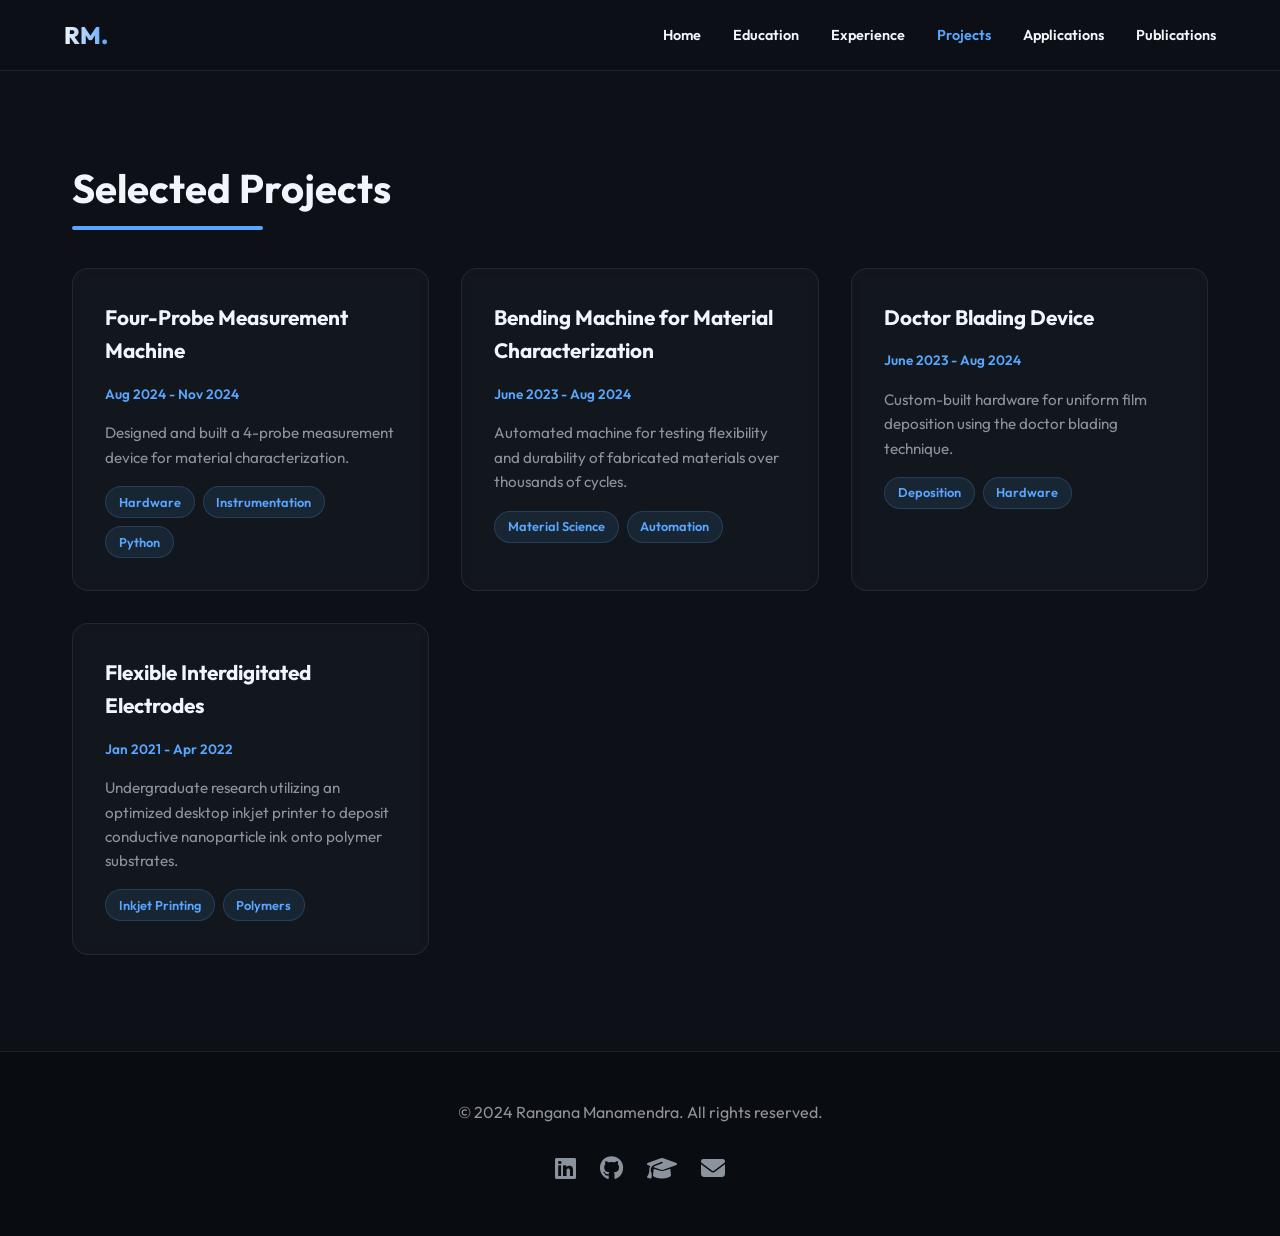
<file: pages/projects.html>
<!DOCTYPE html>
<html lang="en">
<head>
    <meta charset="UTF-8">
    <meta name="viewport" content="width=device-width, initial-scale=1.0">
    <title>Rangana Manamendra | Projects</title>
    <link href="https://fonts.googleapis.com/css2?family=Outfit:wght@300;400;600;800&display=swap" rel="stylesheet">
    <link rel="stylesheet" href="../assets/css/style.css">
    <link rel="stylesheet" href="https://cdnjs.cloudflare.com/ajax/libs/font-awesome/6.4.0/css/all.min.css">

    <!-- Google tag (gtag.js) -->
    <script async src="https://www.googletagmanager.com/gtag/js?id=G-ZGXTSCN24V"></script>
    <script>
      window.dataLayer = window.dataLayer || [];
      function gtag(){dataLayer.push(arguments);}
      gtag('js', new Date());

      gtag('config', 'G-ZGXTSCN24V');
    </script>
</head>
<body>
    <nav>
        <div class="logo">RM.</div>
        <ul>
            <li><a href="../index.html" class="nav-link">Home</a></li>
            <li><a href="education.html" class="nav-link">Education</a></li>
            <li><a href="experience.html" class="nav-link">Experience</a></li>
            <li><a href="projects.html" class="nav-link active">Projects</a></li>
            <li><a href="applications.html" class="nav-link">Applications</a></li>
            <li><a href="publications.html" class="nav-link">Publications</a></li>
        </ul>
    </nav>
    <div id="content">
        <section class="section-container fade-in">
            <h2 class="section-title">Selected Projects</h2>
            <div class="card-grid">
                <!-- PROJECTS_START -->
                <a href="https://github.com/ranganamadushan/4-probe-device" target="_blank" class="card">
                    <h3>Four-Probe Measurement Machine</h3>
                    <span class="meta">Aug 2024 - Nov 2024</span>
                    <p>Designed and built a 4-probe measurement device for material characterization.</p>
                    
                    <div class="tag-list">
                        <span class="tag">Hardware</span><span class="tag">Instrumentation</span><span class="tag">Python</span>
                    </div>
                </a>
                <a href="https://github.com/ranganamadushan/bending_machine" target="_blank" class="card">
                    <h3>Bending Machine for Material Characterization</h3>
                    <span class="meta">June 2023 - Aug 2024</span>
                    <p>Automated machine for testing flexibility and durability of fabricated materials over thousands of cycles.</p>
                    
                    <div class="tag-list">
                        <span class="tag">Material Science</span><span class="tag">Automation</span>
                    </div>
                </a>
                <a href="https://github.com/ranganamadushan/doctor_blading" target="_blank" class="card">
                    <h3>Doctor Blading Device</h3>
                    <span class="meta">June 2023 - Aug 2024</span>
                    <p>Custom-built hardware for uniform film deposition using the doctor blading technique.</p>
                    
                    <div class="tag-list">
                        <span class="tag">Deposition</span><span class="tag">Hardware</span>
                    </div>
                </a>
                <a href="#" target="_blank" class="card">
                    <h3>Flexible Interdigitated Electrodes</h3>
                    <span class="meta">Jan 2021 - Apr 2022</span>
                    <p>Undergraduate research utilizing an optimized desktop inkjet printer to deposit conductive nanoparticle ink onto polymer substrates.</p>
                    
                    <div class="tag-list">
                        <span class="tag">Inkjet Printing</span><span class="tag">Polymers</span>
                    </div>
                </a>

                <!-- PROJECTS_END -->
            </div>
        </section>
    </div>
    
    <footer>
        <div class="footer-content">
            <p>&copy; 2024 Rangana Manamendra. All rights reserved.</p>
            <div class="socials">
                <a href="https://www.linkedin.com/in/rangana-madushan-m/" target="_blank"><i class="fab fa-linkedin"></i></a>
                <a href="https://github.com/ranganamadushan" target="_blank"><i class="fab fa-github"></i></a>
                <a href="https://scholar.google.com/citations?user=Um_jCEMAAAAJ&hl=en" target="_blank"><i class="fas fa-graduation-cap"></i></a>
                <a href="mailto:ranganamadushanm@gmail.com"><i class="fas fa-envelope"></i></a>
            </div>
        </div>
    </footer>
    <script src="../assets/js/script.js"></script>
</body>
</html>
</file>
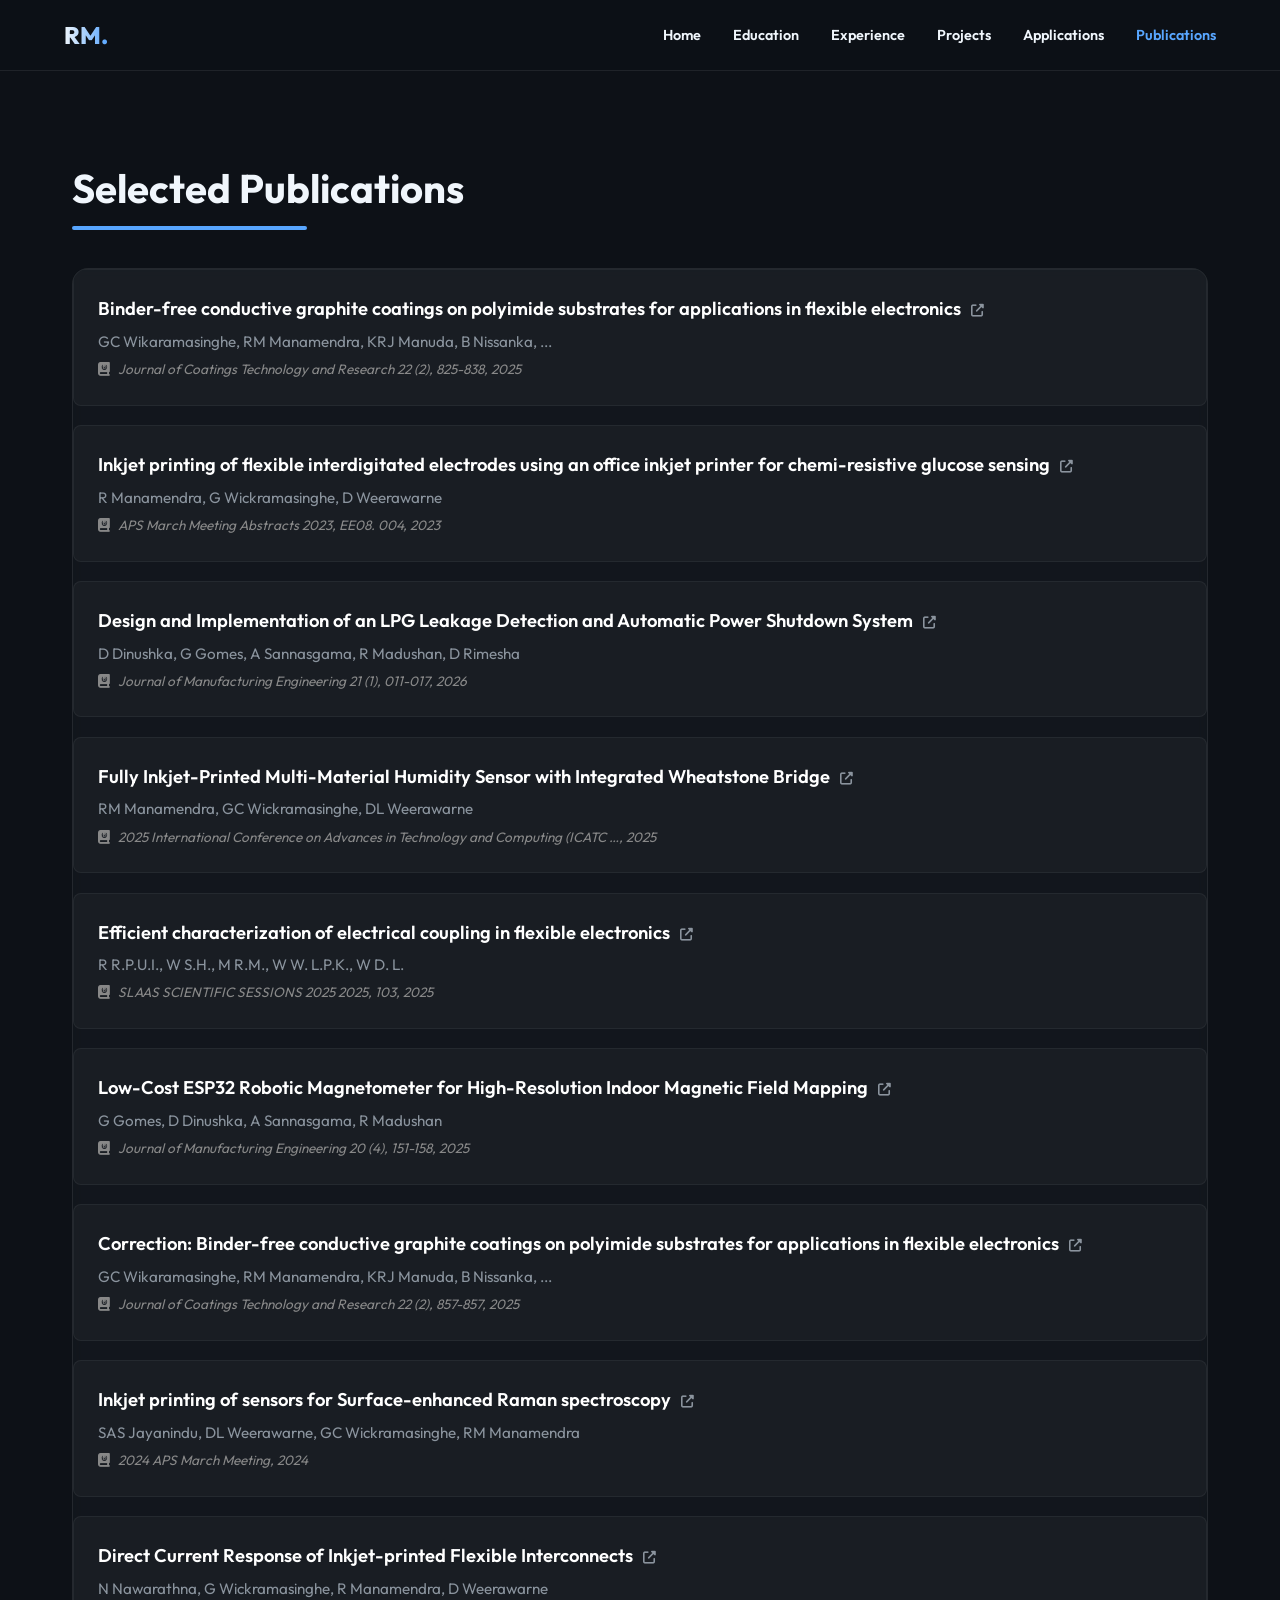
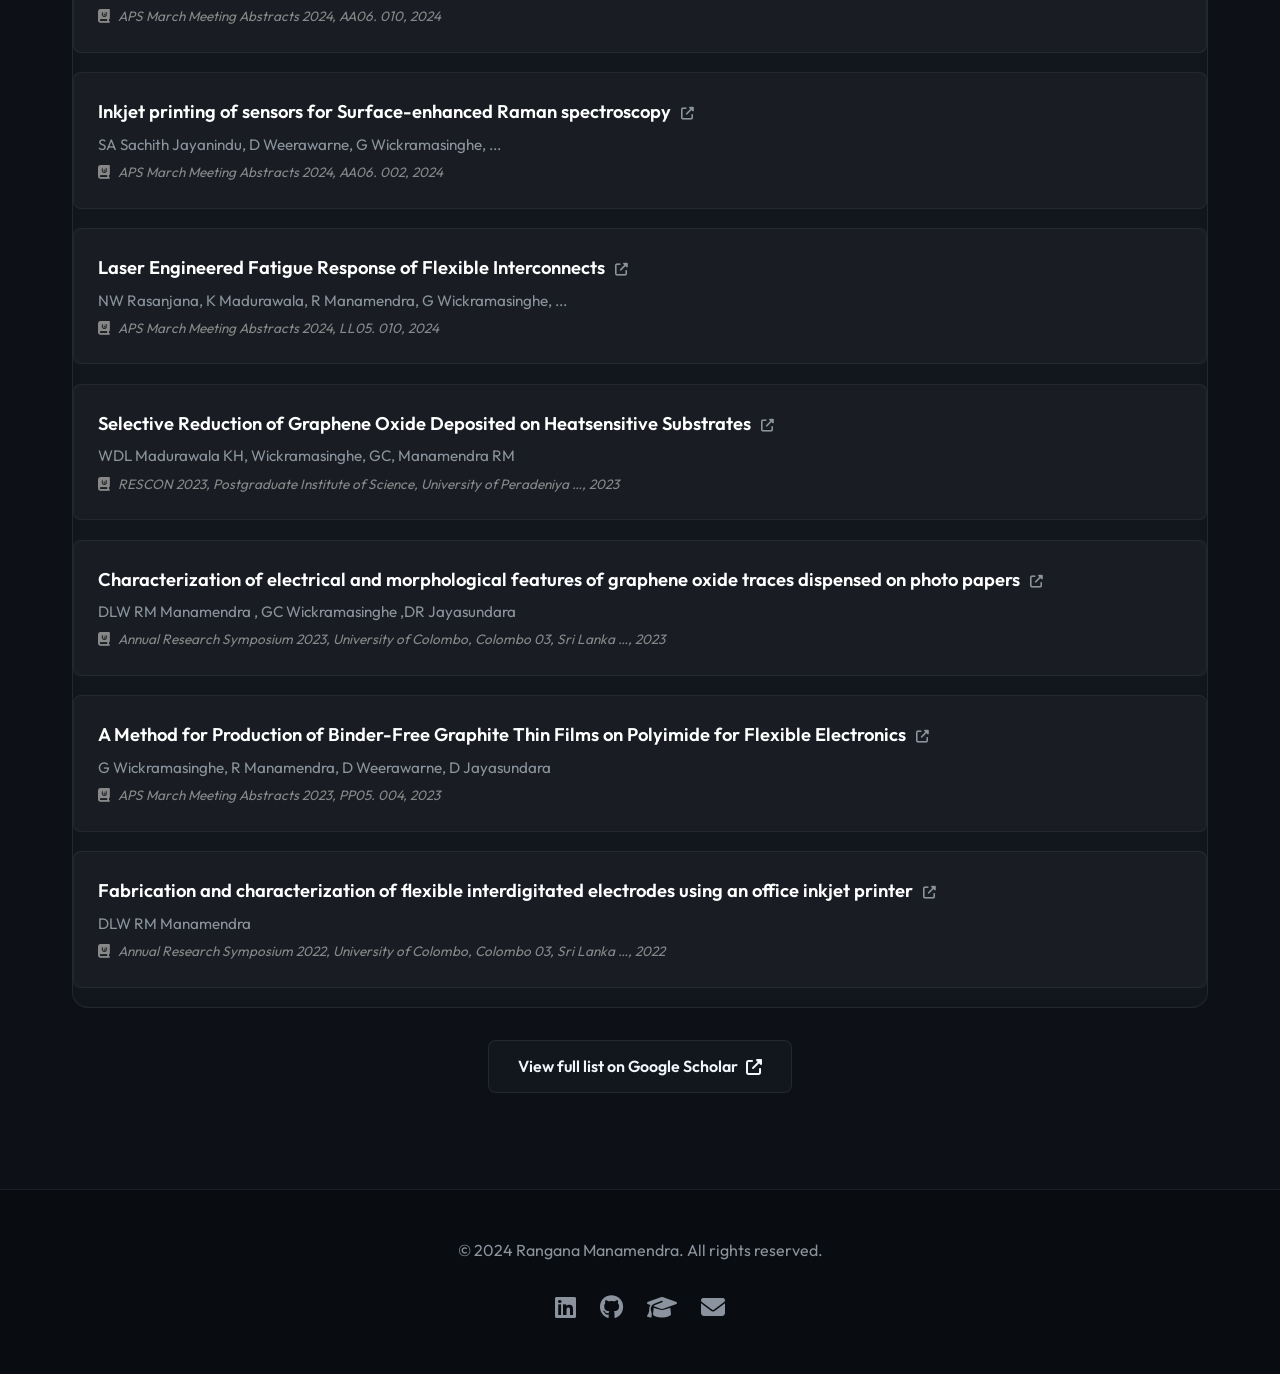
<file: pages/publications.html>
<!DOCTYPE html>
<html lang="en">
<head>
    <meta charset="UTF-8">
    <meta name="viewport" content="width=device-width, initial-scale=1.0">
    <title>Rangana Manamendra | Publications</title>
    <link href="https://fonts.googleapis.com/css2?family=Outfit:wght@300;400;600;800&display=swap" rel="stylesheet">
    <link rel="stylesheet" href="../assets/css/style.css">
    <link rel="stylesheet" href="https://cdnjs.cloudflare.com/ajax/libs/font-awesome/6.4.0/css/all.min.css">

    <!-- Google tag (gtag.js) -->
    <script async src="https://www.googletagmanager.com/gtag/js?id=G-ZGXTSCN24V"></script>
    <script>
      window.dataLayer = window.dataLayer || [];
      function gtag(){dataLayer.push(arguments);}
      gtag('js', new Date());

      gtag('config', 'G-ZGXTSCN24V');
    </script>
</head>
<body>
    <nav>
        <div class="logo">RM.</div>
        <ul>
            <li><a href="../index.html" class="nav-link">Home</a></li>
            <li><a href="education.html" class="nav-link">Education</a></li>
            <li><a href="experience.html" class="nav-link">Experience</a></li>
            <li><a href="projects.html" class="nav-link">Projects</a></li>
            <li><a href="applications.html" class="nav-link">Applications</a></li>
            <li><a href="publications.html" class="nav-link active">Publications</a></li>
        </ul>
    </nav>
    <div id="content">
        <section class="section-container fade-in">
            <h2 class="section-title">Selected Publications</h2>
            <div class="card" style="padding: 0; overflow: hidden; margin-bottom: 2rem;">
                <!-- PUBLICATIONS_START -->
                <a href="https://scholar.google.com/citations?view_op=view_citation&hl=en&user=Um_jCEMAAAAJ&citation_for_view=Um_jCEMAAAAJ:W7OEmFMy1HYC" target="_blank" class="pub-item" style="display: block; text-decoration: none; padding: 1.5rem; background: rgba(255,255,255,0.03); border-radius: 8px; margin-bottom: 1.2rem; border: 1px solid rgba(255,255,255,0.05); transition: transform 0.2s, border-color 0.2s;">
                    <div class="pub-title" style="color: #fff; font-size: 1.15rem; font-weight: 600; margin-bottom: 0.4rem;">Binder-free conductive graphite coatings on polyimide substrates for applications in flexible electronics <i class="fas fa-external-link-alt" style="font-size: 0.8rem; margin-left: 0.4rem; color: var(--text-secondary);"></i></div>
                    <div class="pub-authors" style="font-size: 0.95rem; color: var(--text-secondary); margin-bottom: 0.3rem;">GC Wikaramasinghe, RM Manamendra, KRJ Manuda, B Nissanka, ...</div>
                    <div class="pub-venue" style="font-size: 0.85rem; color: #888; font-style: italic;"><i class="fas fa-journal-whills" style="margin-right: 0.3rem;"></i> Journal of Coatings Technology and Research 22 (2), 825-838, 2025</div>
                </a>
                <a href="https://scholar.google.com/citations?view_op=view_citation&hl=en&user=Um_jCEMAAAAJ&citation_for_view=Um_jCEMAAAAJ:u-x6o8ySG0sC" target="_blank" class="pub-item" style="display: block; text-decoration: none; padding: 1.5rem; background: rgba(255,255,255,0.03); border-radius: 8px; margin-bottom: 1.2rem; border: 1px solid rgba(255,255,255,0.05); transition: transform 0.2s, border-color 0.2s;">
                    <div class="pub-title" style="color: #fff; font-size: 1.15rem; font-weight: 600; margin-bottom: 0.4rem;">Inkjet printing of flexible interdigitated electrodes using an office inkjet printer for chemi-resistive glucose sensing <i class="fas fa-external-link-alt" style="font-size: 0.8rem; margin-left: 0.4rem; color: var(--text-secondary);"></i></div>
                    <div class="pub-authors" style="font-size: 0.95rem; color: var(--text-secondary); margin-bottom: 0.3rem;">R Manamendra, G Wickramasinghe, D Weerawarne</div>
                    <div class="pub-venue" style="font-size: 0.85rem; color: #888; font-style: italic;"><i class="fas fa-journal-whills" style="margin-right: 0.3rem;"></i> APS March Meeting Abstracts 2023, EE08. 004, 2023</div>
                </a>
                <a href="https://scholar.google.com/citations?view_op=view_citation&hl=en&user=Um_jCEMAAAAJ&citation_for_view=Um_jCEMAAAAJ:roLk4NBRz8UC" target="_blank" class="pub-item" style="display: block; text-decoration: none; padding: 1.5rem; background: rgba(255,255,255,0.03); border-radius: 8px; margin-bottom: 1.2rem; border: 1px solid rgba(255,255,255,0.05); transition: transform 0.2s, border-color 0.2s;">
                    <div class="pub-title" style="color: #fff; font-size: 1.15rem; font-weight: 600; margin-bottom: 0.4rem;">Design and Implementation of an LPG Leakage Detection and Automatic Power Shutdown System <i class="fas fa-external-link-alt" style="font-size: 0.8rem; margin-left: 0.4rem; color: var(--text-secondary);"></i></div>
                    <div class="pub-authors" style="font-size: 0.95rem; color: var(--text-secondary); margin-bottom: 0.3rem;">D Dinushka, G Gomes, A Sannasgama, R Madushan, D Rimesha</div>
                    <div class="pub-venue" style="font-size: 0.85rem; color: #888; font-style: italic;"><i class="fas fa-journal-whills" style="margin-right: 0.3rem;"></i> Journal of Manufacturing Engineering 21 (1), 011-017, 2026</div>
                </a>
                <a href="https://scholar.google.com/citations?view_op=view_citation&hl=en&user=Um_jCEMAAAAJ&citation_for_view=Um_jCEMAAAAJ:LkGwnXOMwfcC" target="_blank" class="pub-item" style="display: block; text-decoration: none; padding: 1.5rem; background: rgba(255,255,255,0.03); border-radius: 8px; margin-bottom: 1.2rem; border: 1px solid rgba(255,255,255,0.05); transition: transform 0.2s, border-color 0.2s;">
                    <div class="pub-title" style="color: #fff; font-size: 1.15rem; font-weight: 600; margin-bottom: 0.4rem;">Fully Inkjet-Printed Multi-Material Humidity Sensor with Integrated Wheatstone Bridge <i class="fas fa-external-link-alt" style="font-size: 0.8rem; margin-left: 0.4rem; color: var(--text-secondary);"></i></div>
                    <div class="pub-authors" style="font-size: 0.95rem; color: var(--text-secondary); margin-bottom: 0.3rem;">RM Manamendra, GC Wickramasinghe, DL Weerawarne</div>
                    <div class="pub-venue" style="font-size: 0.85rem; color: #888; font-style: italic;"><i class="fas fa-journal-whills" style="margin-right: 0.3rem;"></i> 2025 International Conference on Advances in Technology and Computing (ICATC …, 2025</div>
                </a>
                <a href="https://scholar.google.com/citations?view_op=view_citation&hl=en&user=Um_jCEMAAAAJ&citation_for_view=Um_jCEMAAAAJ:ufrVoPGSRksC" target="_blank" class="pub-item" style="display: block; text-decoration: none; padding: 1.5rem; background: rgba(255,255,255,0.03); border-radius: 8px; margin-bottom: 1.2rem; border: 1px solid rgba(255,255,255,0.05); transition: transform 0.2s, border-color 0.2s;">
                    <div class="pub-title" style="color: #fff; font-size: 1.15rem; font-weight: 600; margin-bottom: 0.4rem;">Efficient characterization of electrical coupling in flexible electronics <i class="fas fa-external-link-alt" style="font-size: 0.8rem; margin-left: 0.4rem; color: var(--text-secondary);"></i></div>
                    <div class="pub-authors" style="font-size: 0.95rem; color: var(--text-secondary); margin-bottom: 0.3rem;">R R.P.U.I., W S.H., M R.M., W W. L.P.K., W D. L.</div>
                    <div class="pub-venue" style="font-size: 0.85rem; color: #888; font-style: italic;"><i class="fas fa-journal-whills" style="margin-right: 0.3rem;"></i> SLAAS SCIENTIFIC SESSIONS 2025 2025, 103, 2025</div>
                </a>
                <a href="https://scholar.google.com/citations?view_op=view_citation&hl=en&user=Um_jCEMAAAAJ&citation_for_view=Um_jCEMAAAAJ:WF5omc3nYNoC" target="_blank" class="pub-item" style="display: block; text-decoration: none; padding: 1.5rem; background: rgba(255,255,255,0.03); border-radius: 8px; margin-bottom: 1.2rem; border: 1px solid rgba(255,255,255,0.05); transition: transform 0.2s, border-color 0.2s;">
                    <div class="pub-title" style="color: #fff; font-size: 1.15rem; font-weight: 600; margin-bottom: 0.4rem;">Low-Cost ESP32 Robotic Magnetometer for High-Resolution Indoor Magnetic Field Mapping <i class="fas fa-external-link-alt" style="font-size: 0.8rem; margin-left: 0.4rem; color: var(--text-secondary);"></i></div>
                    <div class="pub-authors" style="font-size: 0.95rem; color: var(--text-secondary); margin-bottom: 0.3rem;">G Gomes, D Dinushka, A Sannasgama, R Madushan</div>
                    <div class="pub-venue" style="font-size: 0.85rem; color: #888; font-style: italic;"><i class="fas fa-journal-whills" style="margin-right: 0.3rem;"></i> Journal of Manufacturing Engineering 20 (4), 151-158, 2025</div>
                </a>
                <a href="https://scholar.google.com/citations?view_op=view_citation&hl=en&user=Um_jCEMAAAAJ&citation_for_view=Um_jCEMAAAAJ:eQOLeE2rZwMC" target="_blank" class="pub-item" style="display: block; text-decoration: none; padding: 1.5rem; background: rgba(255,255,255,0.03); border-radius: 8px; margin-bottom: 1.2rem; border: 1px solid rgba(255,255,255,0.05); transition: transform 0.2s, border-color 0.2s;">
                    <div class="pub-title" style="color: #fff; font-size: 1.15rem; font-weight: 600; margin-bottom: 0.4rem;">Correction: Binder-free conductive graphite coatings on polyimide substrates for applications in flexible electronics <i class="fas fa-external-link-alt" style="font-size: 0.8rem; margin-left: 0.4rem; color: var(--text-secondary);"></i></div>
                    <div class="pub-authors" style="font-size: 0.95rem; color: var(--text-secondary); margin-bottom: 0.3rem;">GC Wikaramasinghe, RM Manamendra, KRJ Manuda, B Nissanka, ...</div>
                    <div class="pub-venue" style="font-size: 0.85rem; color: #888; font-style: italic;"><i class="fas fa-journal-whills" style="margin-right: 0.3rem;"></i> Journal of Coatings Technology and Research 22 (2), 857-857, 2025</div>
                </a>
                <a href="https://scholar.google.com/citations?view_op=view_citation&hl=en&user=Um_jCEMAAAAJ&citation_for_view=Um_jCEMAAAAJ:_FxGoFyzp5QC" target="_blank" class="pub-item" style="display: block; text-decoration: none; padding: 1.5rem; background: rgba(255,255,255,0.03); border-radius: 8px; margin-bottom: 1.2rem; border: 1px solid rgba(255,255,255,0.05); transition: transform 0.2s, border-color 0.2s;">
                    <div class="pub-title" style="color: #fff; font-size: 1.15rem; font-weight: 600; margin-bottom: 0.4rem;">Inkjet printing of sensors for Surface-enhanced Raman spectroscopy <i class="fas fa-external-link-alt" style="font-size: 0.8rem; margin-left: 0.4rem; color: var(--text-secondary);"></i></div>
                    <div class="pub-authors" style="font-size: 0.95rem; color: var(--text-secondary); margin-bottom: 0.3rem;">SAS Jayanindu, DL Weerawarne, GC Wickramasinghe, RM Manamendra</div>
                    <div class="pub-venue" style="font-size: 0.85rem; color: #888; font-style: italic;"><i class="fas fa-journal-whills" style="margin-right: 0.3rem;"></i> 2024 APS March Meeting, 2024</div>
                </a>
                <a href="https://scholar.google.com/citations?view_op=view_citation&hl=en&user=Um_jCEMAAAAJ&citation_for_view=Um_jCEMAAAAJ:Y0pCki6q_DkC" target="_blank" class="pub-item" style="display: block; text-decoration: none; padding: 1.5rem; background: rgba(255,255,255,0.03); border-radius: 8px; margin-bottom: 1.2rem; border: 1px solid rgba(255,255,255,0.05); transition: transform 0.2s, border-color 0.2s;">
                    <div class="pub-title" style="color: #fff; font-size: 1.15rem; font-weight: 600; margin-bottom: 0.4rem;">Direct Current Response of Inkjet-printed Flexible Interconnects <i class="fas fa-external-link-alt" style="font-size: 0.8rem; margin-left: 0.4rem; color: var(--text-secondary);"></i></div>
                    <div class="pub-authors" style="font-size: 0.95rem; color: var(--text-secondary); margin-bottom: 0.3rem;">N Nawarathna, G Wickramasinghe, R Manamendra, D Weerawarne</div>
                    <div class="pub-venue" style="font-size: 0.85rem; color: #888; font-style: italic;"><i class="fas fa-journal-whills" style="margin-right: 0.3rem;"></i> APS March Meeting Abstracts 2024, AA06. 010, 2024</div>
                </a>
                <a href="https://scholar.google.com/citations?view_op=view_citation&hl=en&user=Um_jCEMAAAAJ&citation_for_view=Um_jCEMAAAAJ:Tyk-4Ss8FVUC" target="_blank" class="pub-item" style="display: block; text-decoration: none; padding: 1.5rem; background: rgba(255,255,255,0.03); border-radius: 8px; margin-bottom: 1.2rem; border: 1px solid rgba(255,255,255,0.05); transition: transform 0.2s, border-color 0.2s;">
                    <div class="pub-title" style="color: #fff; font-size: 1.15rem; font-weight: 600; margin-bottom: 0.4rem;">Inkjet printing of sensors for Surface-enhanced Raman spectroscopy <i class="fas fa-external-link-alt" style="font-size: 0.8rem; margin-left: 0.4rem; color: var(--text-secondary);"></i></div>
                    <div class="pub-authors" style="font-size: 0.95rem; color: var(--text-secondary); margin-bottom: 0.3rem;">SA Sachith Jayanindu, D Weerawarne, G Wickramasinghe, ...</div>
                    <div class="pub-venue" style="font-size: 0.85rem; color: #888; font-style: italic;"><i class="fas fa-journal-whills" style="margin-right: 0.3rem;"></i> APS March Meeting Abstracts 2024, AA06. 002, 2024</div>
                </a>
                <a href="https://scholar.google.com/citations?view_op=view_citation&hl=en&user=Um_jCEMAAAAJ&citation_for_view=Um_jCEMAAAAJ:zYLM7Y9cAGgC" target="_blank" class="pub-item" style="display: block; text-decoration: none; padding: 1.5rem; background: rgba(255,255,255,0.03); border-radius: 8px; margin-bottom: 1.2rem; border: 1px solid rgba(255,255,255,0.05); transition: transform 0.2s, border-color 0.2s;">
                    <div class="pub-title" style="color: #fff; font-size: 1.15rem; font-weight: 600; margin-bottom: 0.4rem;">Laser Engineered Fatigue Response of Flexible Interconnects <i class="fas fa-external-link-alt" style="font-size: 0.8rem; margin-left: 0.4rem; color: var(--text-secondary);"></i></div>
                    <div class="pub-authors" style="font-size: 0.95rem; color: var(--text-secondary); margin-bottom: 0.3rem;">NW Rasanjana, K Madurawala, R Manamendra, G Wickramasinghe, ...</div>
                    <div class="pub-venue" style="font-size: 0.85rem; color: #888; font-style: italic;"><i class="fas fa-journal-whills" style="margin-right: 0.3rem;"></i> APS March Meeting Abstracts 2024, LL05. 010, 2024</div>
                </a>
                <a href="https://scholar.google.com/citations?view_op=view_citation&hl=en&user=Um_jCEMAAAAJ&citation_for_view=Um_jCEMAAAAJ:UeHWp8X0CEIC" target="_blank" class="pub-item" style="display: block; text-decoration: none; padding: 1.5rem; background: rgba(255,255,255,0.03); border-radius: 8px; margin-bottom: 1.2rem; border: 1px solid rgba(255,255,255,0.05); transition: transform 0.2s, border-color 0.2s;">
                    <div class="pub-title" style="color: #fff; font-size: 1.15rem; font-weight: 600; margin-bottom: 0.4rem;">Selective Reduction of Graphene Oxide Deposited on Heatsensitive Substrates <i class="fas fa-external-link-alt" style="font-size: 0.8rem; margin-left: 0.4rem; color: var(--text-secondary);"></i></div>
                    <div class="pub-authors" style="font-size: 0.95rem; color: var(--text-secondary); margin-bottom: 0.3rem;">WDL Madurawala KH, Wickramasinghe, GC, Manamendra RM</div>
                    <div class="pub-venue" style="font-size: 0.85rem; color: #888; font-style: italic;"><i class="fas fa-journal-whills" style="margin-right: 0.3rem;"></i> RESCON 2023, Postgraduate Institute of Science, University of Peradeniya …, 2023</div>
                </a>
                <a href="https://scholar.google.com/citations?view_op=view_citation&hl=en&user=Um_jCEMAAAAJ&citation_for_view=Um_jCEMAAAAJ:qjMakFHDy7sC" target="_blank" class="pub-item" style="display: block; text-decoration: none; padding: 1.5rem; background: rgba(255,255,255,0.03); border-radius: 8px; margin-bottom: 1.2rem; border: 1px solid rgba(255,255,255,0.05); transition: transform 0.2s, border-color 0.2s;">
                    <div class="pub-title" style="color: #fff; font-size: 1.15rem; font-weight: 600; margin-bottom: 0.4rem;">Characterization of electrical and morphological features of graphene oxide traces dispensed on photo papers <i class="fas fa-external-link-alt" style="font-size: 0.8rem; margin-left: 0.4rem; color: var(--text-secondary);"></i></div>
                    <div class="pub-authors" style="font-size: 0.95rem; color: var(--text-secondary); margin-bottom: 0.3rem;">DLW RM Manamendra , GC Wickramasinghe ,DR Jayasundara</div>
                    <div class="pub-venue" style="font-size: 0.85rem; color: #888; font-style: italic;"><i class="fas fa-journal-whills" style="margin-right: 0.3rem;"></i> Annual Research Symposium 2023, University of Colombo, Colombo 03, Sri Lanka …, 2023</div>
                </a>
                <a href="https://scholar.google.com/citations?view_op=view_citation&hl=en&user=Um_jCEMAAAAJ&citation_for_view=Um_jCEMAAAAJ:d1gkVwhDpl0C" target="_blank" class="pub-item" style="display: block; text-decoration: none; padding: 1.5rem; background: rgba(255,255,255,0.03); border-radius: 8px; margin-bottom: 1.2rem; border: 1px solid rgba(255,255,255,0.05); transition: transform 0.2s, border-color 0.2s;">
                    <div class="pub-title" style="color: #fff; font-size: 1.15rem; font-weight: 600; margin-bottom: 0.4rem;">A Method for Production of Binder-Free Graphite Thin Films on Polyimide for Flexible Electronics <i class="fas fa-external-link-alt" style="font-size: 0.8rem; margin-left: 0.4rem; color: var(--text-secondary);"></i></div>
                    <div class="pub-authors" style="font-size: 0.95rem; color: var(--text-secondary); margin-bottom: 0.3rem;">G Wickramasinghe, R Manamendra, D Weerawarne, D Jayasundara</div>
                    <div class="pub-venue" style="font-size: 0.85rem; color: #888; font-style: italic;"><i class="fas fa-journal-whills" style="margin-right: 0.3rem;"></i> APS March Meeting Abstracts 2023, PP05. 004, 2023</div>
                </a>
                <a href="https://scholar.google.com/citations?view_op=view_citation&hl=en&user=Um_jCEMAAAAJ&citation_for_view=Um_jCEMAAAAJ:2osOgNQ5qMEC" target="_blank" class="pub-item" style="display: block; text-decoration: none; padding: 1.5rem; background: rgba(255,255,255,0.03); border-radius: 8px; margin-bottom: 1.2rem; border: 1px solid rgba(255,255,255,0.05); transition: transform 0.2s, border-color 0.2s;">
                    <div class="pub-title" style="color: #fff; font-size: 1.15rem; font-weight: 600; margin-bottom: 0.4rem;">Fabrication and characterization of flexible interdigitated electrodes using an office inkjet printer <i class="fas fa-external-link-alt" style="font-size: 0.8rem; margin-left: 0.4rem; color: var(--text-secondary);"></i></div>
                    <div class="pub-authors" style="font-size: 0.95rem; color: var(--text-secondary); margin-bottom: 0.3rem;">DLW RM Manamendra</div>
                    <div class="pub-venue" style="font-size: 0.85rem; color: #888; font-style: italic;"><i class="fas fa-journal-whills" style="margin-right: 0.3rem;"></i> Annual Research Symposium 2022, University of Colombo, Colombo 03, Sri Lanka …, 2022</div>
                </a>

                <!-- PUBLICATIONS_END -->
            </div>
            <div style="text-align:center;">
                <a href="https://scholar.google.com/citations?user=Um_jCEMAAAAJ&hl=en" target="_blank" class="btn btn-secondary">
                    View full list on Google Scholar <i class="fas fa-external-link-alt"></i>
                </a>
            </div>
        </section>
    </div>
    
    <footer>
        <div class="footer-content">
            <p>&copy; 2024 Rangana Manamendra. All rights reserved.</p>
            <div class="socials">
                <a href="https://www.linkedin.com/in/rangana-madushan-m/" target="_blank"><i class="fab fa-linkedin"></i></a>
                <a href="https://github.com/ranganamadushan" target="_blank"><i class="fab fa-github"></i></a>
                <a href="https://scholar.google.com/citations?user=Um_jCEMAAAAJ&hl=en" target="_blank"><i class="fas fa-graduation-cap"></i></a>
                <a href="mailto:ranganamadushanm@gmail.com"><i class="fas fa-envelope"></i></a>
            </div>
        </div>
    </footer>
    <script src="../assets/js/script.js"></script>
</body>
</html>
</file>
<file: assets/css/style.css>
:root {
    --bg-color: #0d1117;
    --card-bg: rgba(22, 27, 34, 0.6);
    --border-color: rgba(255, 255, 255, 0.08);
    --text-primary: #f0f6fc;
    --text-secondary: #8b949e;
    --accent: #58a6ff;
    --accent-glow: rgba(88, 166, 255, 0.4);
    --nav-bg: rgba(13, 17, 23, 0.85);
}

* {
    box-sizing: border-box;
    margin: 0;
    padding: 0;
}

html {
    scroll-behavior: smooth;
}

body {
    font-family: 'Outfit', sans-serif;
    background-color: var(--bg-color);
    color: var(--text-primary);
    line-height: 1.6;
    overflow-x: hidden;
    display: flex;
    flex-direction: column;
    min-height: 100vh;
}

nav {
    position: fixed;
    top: 0;
    width: 100%;
    z-index: 1000;
    background: var(--nav-bg);
    backdrop-filter: blur(10px);
    border-bottom: 1px solid var(--border-color);
    padding: 1rem 5%;
    display: flex;
    justify-content: space-between;
    align-items: center;
}

nav .logo {
    font-size: 1.5rem;
    font-weight: 800;
    background: linear-gradient(90deg, var(--text-primary), var(--accent));
    -webkit-background-clip: text;
    -webkit-text-fill-color: transparent;
}

nav ul {
    list-style: none;
    display: flex;
    gap: 2rem;
}

nav ul li a {
    color: var(--text-primary);
    text-decoration: none;
    font-weight: 600;
    font-size: 0.9rem;
    transition: color 0.3s;
    cursor: pointer;
}

nav ul li a:hover, nav ul li a.active {
    color: var(--accent);
}

#content {
    padding-top: 60px;
    flex-grow: 1;
}

.section-container {
    max-width: 1200px;
    margin: 0 auto;
    padding: 6rem 2rem;
}

.fade-in {
    opacity: 0;
    transform: translateY(20px);
    transition: opacity 0.8s ease-out, transform 0.8s ease-out;
}

.fade-in.visible {
    opacity: 1;
    transform: translateY(0);
}

/* Hero Section with Image Grid */
.hero {
    display: grid;
    grid-template-columns: 1fr 1fr;
    gap: 4rem;
    align-items: center;
    min-height: 80vh;
}

@media (max-width: 768px) {
    .hero {
        grid-template-columns: 1fr;
        text-align: center;
    }
    .hero-content {
        order: 1;
    }
    .hero-image {
        order: 2;
        margin-top: 2rem;
        margin-bottom: 2rem;
    }
}

.hero h1 {
    font-size: 4.5rem;
    font-weight: 800;
    margin-bottom: 1rem;
    line-height: 1.1;
    background: linear-gradient(135deg, #ffffff 30%, #58a6ff);
    -webkit-background-clip: text;
    -webkit-text-fill-color: transparent;
}

.hero h2 {
    font-size: 1.8rem;
    font-weight: 400;
    color: var(--text-primary);
    margin-bottom: 0.5rem;
}

.hero p {
    font-size: 1.2rem;
    color: var(--text-secondary);
    max-width: 700px;
    margin-bottom: 2.5rem;
}

.hero .cta-buttons {
    display: flex;
    gap: 1rem;
}

@media (max-width: 768px) {
    .hero .cta-buttons {
        justify-content: center;
    }
}

.hero-image {
    display: flex;
    justify-content: center;
    align-items: center;
    position: relative;
}

.hero-image::before {
    content: '';
    position: absolute;
    width: 350px;
    height: 350px;
    background: var(--accent);
    filter: blur(80px);
    opacity: 0.2;
    border-radius: 50%;
    z-index: 0;
}

.hero-image img {
    width: 350px;
    height: 350px;
    object-fit: cover;
    border-radius: 30px;
    border: 2px solid var(--border-color);
    z-index: 1;
    box-shadow: 0 20px 50px rgba(0,0,0,0.5);
    transition: transform 0.3s ease;
}

.hero-image img:hover {
    transform: translateY(-10px) scale(1.02);
}

.btn {
    padding: 0.8rem 1.8rem;
    border-radius: 8px;
    text-decoration: none;
    font-weight: 600;
    transition: all 0.3s ease;
    cursor: pointer;
    display: inline-flex;
    align-items: center;
    gap: 0.5rem;
}

.btn-primary {
    background: var(--accent);
    color: #fff;
    border: none;
    box-shadow: 0 0 15px var(--accent-glow);
}

.btn-primary:hover {
    box-shadow: 0 0 25px var(--accent-glow);
    transform: translateY(-2px);
}

.btn-secondary {
    background: var(--card-bg);
    color: var(--text-primary);
    border: 1px solid var(--border-color);
}

.btn-secondary:hover {
    background: rgba(88, 166, 255, 0.1);
    border-color: var(--accent);
    transform: translateY(-2px);
}

.section-title {
    font-size: 2.5rem;
    margin-bottom: 3rem;
    position: relative;
    display: inline-block;
    color: var(--text-primary);
}

.section-title::after {
    content: '';
    position: absolute;
    bottom: -10px;
    left: 0;
    width: 60%;
    height: 4px;
    background: var(--accent);
    border-radius: 2px;
}

.card-grid {
    display: grid;
    grid-template-columns: repeat(auto-fit, minmax(320px, 1fr));
    gap: 2rem;
}

.card {
    background: var(--card-bg);
    border: 1px solid var(--border-color);
    border-radius: 16px;
    padding: 2rem;
    backdrop-filter: blur(5px);
    transition: transform 0.3s ease, border-color 0.3s ease, box-shadow 0.3s ease;
    text-decoration: none;
    color: inherit;
    display: block;
}

.card:hover {
    transform: translateY(-5px);
    border-color: var(--accent);
    box-shadow: 0 10px 30px rgba(0, 0, 0, 0.5);
}

.card h3 {
    margin-bottom: 1rem;
    color: var(--text-primary);
    font-size: 1.3rem;
}

.card p {
    color: var(--text-secondary);
    margin-bottom: 1rem;
    font-size: 0.95rem;
}

.card .meta {
    font-size: 0.85rem;
    color: var(--accent);
    margin-bottom: 1rem;
    display: block;
    font-weight: 600;
}

.tag-list {
    display: flex;
    flex-wrap: wrap;
    gap: 0.5rem;
    margin-top: 1rem;
}

.tag {
    padding: 0.3rem 0.8rem;
    background: rgba(88, 166, 255, 0.1);
    color: var(--accent);
    border-radius: 20px;
    font-size: 0.8rem;
    font-weight: 600;
    border: 1px solid rgba(88, 166, 255, 0.2);
}

footer {
    background: #090c10;
    padding: 3rem 5%;
    border-top: 1px solid var(--border-color);
    text-align: center;
    margin-top: auto;
}

.footer-content {
    max-width: 1200px;
    margin: 0 auto;
    display: flex;
    flex-direction: column;
    align-items: center;
    gap: 1.5rem;
}

.footer-content p {
    color: var(--text-secondary);
}

.socials {
    display: flex;
    gap: 1.5rem;
}

.socials a {
    color: var(--text-secondary);
    font-size: 1.5rem;
    transition: color 0.3s, transform 0.3s;
}

.socials a:hover {
    color: var(--accent);
    transform: translateY(-3px) scale(1.1);
}

/* Timeline */
.timeline {
    position: relative;
    max-width: 800px;
    margin: 0 auto;
}

.timeline::after {
    content: '';
    position: absolute;
    width: 2px;
    background: var(--border-color);
    top: 0;
    bottom: 0;
    left: 20px;
    margin-left: -1px;
}

.timeline-item {
    padding: 10px 40px 40px 50px;
    position: relative;
    background: inherit;
    width: 100%;
}

.timeline-item::after {
    content: '';
    position: absolute;
    width: 16px;
    height: 16px;
    right: auto;
    background: var(--bg-color);
    border: 3px solid var(--accent);
    top: 15px;
    border-radius: 50%;
    z-index: 1;
    left: 12px;
}

.timeline-content {
    background: var(--card-bg);
    padding: 1.5rem;
    border-radius: 12px;
    border: 1px solid var(--border-color);
    transition: all 0.3s ease;
}

.timeline-content:hover {
    border-color: var(--accent);
}

.timeline-content h3 {
    margin-bottom: 0.2rem;
}

.timeline-content h4 {
    color: var(--text-secondary);
    font-weight: 400;
    margin-bottom: 1rem;
}

.about-grid {
    display: grid;
    grid-template-columns: 2fr 1fr;
    gap: 3rem;
}

@media (max-width: 1000px) {
    .about-grid {
        grid-template-columns: 1fr;
    }
}

/* Publications list */
.pub-item {
    padding: 1.5rem;
    border-bottom: 1px solid var(--border-color);
    transition: background 0.3s;
}

.pub-item:last-child {
    border-bottom: none;
}

.pub-item:hover {
    background: rgba(255, 255, 255, 0.02);
}

.pub-title {
    font-size: 1.1rem;
    font-weight: 600;
    color: var(--text-primary);
    margin-bottom: 0.5rem;
}

.pub-authors {
    color: var(--text-secondary);
    font-size: 0.9rem;
    margin-bottom: 0.5rem;
}

.pub-venue {
    color: var(--accent);
    font-size: 0.85rem;
}

/* --- Comprehensive Mobile Responsiveness natively --- */
@media (max-width: 900px) {
    nav {
        flex-direction: column;
        padding: 1rem;
        gap: 0.8rem;
    }
    nav ul {
        flex-wrap: wrap;
        justify-content: center;
        gap: 1rem;
    }
    .hero h1 {
        font-size: 3.2rem;
    }
}

.stats-grid {
    display: grid;
    grid-template-columns: repeat(3, 1fr);
    gap: 0.8rem;
    margin-top: 1.5rem;
    width: 100%;
}

@media (max-width: 650px) {
    .stats-grid {
        grid-template-columns: repeat(2, 1fr);
    }
    .hero-image img, .hero-image::before {
        width: 260px;
        height: 260px;
    }
}

@media (max-width: 450px) {
    .stats-grid {
        grid-template-columns: 1fr;
    }
    .hero h1 {
        font-size: 2.6rem;
    }
}
</file>
<file: style.css>
:root {
    --bg-color: #0d1117;
    --card-bg: rgba(22, 27, 34, 0.6);
    --border-color: rgba(255, 255, 255, 0.08);
    --text-primary: #f0f6fc;
    --text-secondary: #8b949e;
    --accent: #58a6ff;
    --accent-glow: rgba(88, 166, 255, 0.4);
    --nav-bg: rgba(13, 17, 23, 0.85);
}

* {
    box-sizing: border-box;
    margin: 0;
    padding: 0;
}

html {
    scroll-behavior: smooth;
}

body {
    font-family: 'Outfit', sans-serif;
    background-color: var(--bg-color);
    color: var(--text-primary);
    line-height: 1.6;
    overflow-x: hidden;
    display: flex;
    flex-direction: column;
    min-height: 100vh;
}

nav {
    position: fixed;
    top: 0;
    width: 100%;
    z-index: 1000;
    background: var(--nav-bg);
    backdrop-filter: blur(10px);
    border-bottom: 1px solid var(--border-color);
    padding: 1rem 5%;
    display: flex;
    justify-content: space-between;
    align-items: center;
}

nav .logo {
    font-size: 1.5rem;
    font-weight: 800;
    background: linear-gradient(90deg, var(--text-primary), var(--accent));
    -webkit-background-clip: text;
    -webkit-text-fill-color: transparent;
}

nav ul {
    list-style: none;
    display: flex;
    gap: 2rem;
}

nav ul li a {
    color: var(--text-primary);
    text-decoration: none;
    font-weight: 600;
    font-size: 0.9rem;
    transition: color 0.3s;
    cursor: pointer;
}

nav ul li a:hover, nav ul li a.active {
    color: var(--accent);
}

#content {
    padding-top: 60px;
    flex-grow: 1;
}

.section-container {
    max-width: 1200px;
    margin: 0 auto;
    padding: 6rem 2rem;
}

.fade-in {
    opacity: 0;
    transform: translateY(20px);
    transition: opacity 0.8s ease-out, transform 0.8s ease-out;
}

.fade-in.visible {
    opacity: 1;
    transform: translateY(0);
}

/* Hero Section with Image Grid */
.hero {
    display: grid;
    grid-template-columns: 1fr 1fr;
    gap: 4rem;
    align-items: center;
    min-height: 80vh;
}

@media (max-width: 768px) {
    .hero {
        grid-template-columns: 1fr;
        text-align: center;
    }
    .hero-content {
        order: 2;
    }
    .hero-image {
        order: 1;
        margin-bottom: 2rem;
    }
}

.hero h1 {
    font-size: 4.5rem;
    font-weight: 800;
    margin-bottom: 1rem;
    line-height: 1.1;
    background: linear-gradient(135deg, #ffffff 30%, #58a6ff);
    -webkit-background-clip: text;
    -webkit-text-fill-color: transparent;
}

.hero h2 {
    font-size: 1.8rem;
    font-weight: 400;
    color: var(--text-primary);
    margin-bottom: 0.5rem;
}

.hero p {
    font-size: 1.2rem;
    color: var(--text-secondary);
    max-width: 700px;
    margin-bottom: 2.5rem;
}

.hero .cta-buttons {
    display: flex;
    gap: 1rem;
}

@media (max-width: 768px) {
    .hero .cta-buttons {
        justify-content: center;
    }
}

.hero-image {
    display: flex;
    justify-content: center;
    align-items: center;
    position: relative;
}

.hero-image::before {
    content: '';
    position: absolute;
    width: 350px;
    height: 350px;
    background: var(--accent);
    filter: blur(80px);
    opacity: 0.2;
    border-radius: 50%;
    z-index: 0;
}

.hero-image img {
    width: 350px;
    height: 350px;
    object-fit: cover;
    border-radius: 30px;
    border: 2px solid var(--border-color);
    z-index: 1;
    box-shadow: 0 20px 50px rgba(0,0,0,0.5);
    transition: transform 0.3s ease;
}

.hero-image img:hover {
    transform: translateY(-10px) scale(1.02);
}

.btn {
    padding: 0.8rem 1.8rem;
    border-radius: 8px;
    text-decoration: none;
    font-weight: 600;
    transition: all 0.3s ease;
    cursor: pointer;
    display: inline-flex;
    align-items: center;
    gap: 0.5rem;
}

.btn-primary {
    background: var(--accent);
    color: #fff;
    border: none;
    box-shadow: 0 0 15px var(--accent-glow);
}

.btn-primary:hover {
    box-shadow: 0 0 25px var(--accent-glow);
    transform: translateY(-2px);
}

.btn-secondary {
    background: var(--card-bg);
    color: var(--text-primary);
    border: 1px solid var(--border-color);
}

.btn-secondary:hover {
    background: rgba(88, 166, 255, 0.1);
    border-color: var(--accent);
    transform: translateY(-2px);
}

.section-title {
    font-size: 2.5rem;
    margin-bottom: 3rem;
    position: relative;
    display: inline-block;
    color: var(--text-primary);
}

.section-title::after {
    content: '';
    position: absolute;
    bottom: -10px;
    left: 0;
    width: 60%;
    height: 4px;
    background: var(--accent);
    border-radius: 2px;
}

.card-grid {
    display: grid;
    grid-template-columns: repeat(auto-fit, minmax(320px, 1fr));
    gap: 2rem;
}

.card {
    background: var(--card-bg);
    border: 1px solid var(--border-color);
    border-radius: 16px;
    padding: 2rem;
    backdrop-filter: blur(5px);
    transition: transform 0.3s ease, border-color 0.3s ease, box-shadow 0.3s ease;
    text-decoration: none;
    color: inherit;
    display: block;
}

.card:hover {
    transform: translateY(-5px);
    border-color: var(--accent);
    box-shadow: 0 10px 30px rgba(0, 0, 0, 0.5);
}

.card h3 {
    margin-bottom: 1rem;
    color: var(--text-primary);
    font-size: 1.3rem;
}

.card p {
    color: var(--text-secondary);
    margin-bottom: 1rem;
    font-size: 0.95rem;
}

.card .meta {
    font-size: 0.85rem;
    color: var(--accent);
    margin-bottom: 1rem;
    display: block;
    font-weight: 600;
}

.tag-list {
    display: flex;
    flex-wrap: wrap;
    gap: 0.5rem;
    margin-top: 1rem;
}

.tag {
    padding: 0.3rem 0.8rem;
    background: rgba(88, 166, 255, 0.1);
    color: var(--accent);
    border-radius: 20px;
    font-size: 0.8rem;
    font-weight: 600;
    border: 1px solid rgba(88, 166, 255, 0.2);
}

footer {
    background: #090c10;
    padding: 3rem 5%;
    border-top: 1px solid var(--border-color);
    text-align: center;
    margin-top: auto;
}

.footer-content {
    max-width: 1200px;
    margin: 0 auto;
    display: flex;
    flex-direction: column;
    align-items: center;
    gap: 1.5rem;
}

.footer-content p {
    color: var(--text-secondary);
}

.socials {
    display: flex;
    gap: 1.5rem;
}

.socials a {
    color: var(--text-secondary);
    font-size: 1.5rem;
    transition: color 0.3s, transform 0.3s;
}

.socials a:hover {
    color: var(--accent);
    transform: translateY(-3px) scale(1.1);
}

/* Timeline */
.timeline {
    position: relative;
    max-width: 800px;
    margin: 0 auto;
}

.timeline::after {
    content: '';
    position: absolute;
    width: 2px;
    background: var(--border-color);
    top: 0;
    bottom: 0;
    left: 20px;
    margin-left: -1px;
}

.timeline-item {
    padding: 10px 40px 40px 50px;
    position: relative;
    background: inherit;
    width: 100%;
}

.timeline-item::after {
    content: '';
    position: absolute;
    width: 16px;
    height: 16px;
    right: auto;
    background: var(--bg-color);
    border: 3px solid var(--accent);
    top: 15px;
    border-radius: 50%;
    z-index: 1;
    left: 12px;
}

.timeline-content {
    background: var(--card-bg);
    padding: 1.5rem;
    border-radius: 12px;
    border: 1px solid var(--border-color);
    transition: all 0.3s ease;
}

.timeline-content:hover {
    border-color: var(--accent);
}

.timeline-content h3 {
    margin-bottom: 0.2rem;
}

.timeline-content h4 {
    color: var(--text-secondary);
    font-weight: 400;
    margin-bottom: 1rem;
}

.about-grid {
    display: grid;
    grid-template-columns: 2fr 1fr;
    gap: 3rem;
}

@media (max-width: 1000px) {
    .about-grid {
        grid-template-columns: 1fr;
    }
}

/* Publications list */
.pub-item {
    padding: 1.5rem;
    border-bottom: 1px solid var(--border-color);
    transition: background 0.3s;
}

.pub-item:last-child {
    border-bottom: none;
}

.pub-item:hover {
    background: rgba(255, 255, 255, 0.02);
}

.pub-title {
    font-size: 1.1rem;
    font-weight: 600;
    color: var(--text-primary);
    margin-bottom: 0.5rem;
}

.pub-authors {
    color: var(--text-secondary);
    font-size: 0.9rem;
    margin-bottom: 0.5rem;
}

.pub-venue {
    color: var(--accent);
    font-size: 0.85rem;
}
</file>
